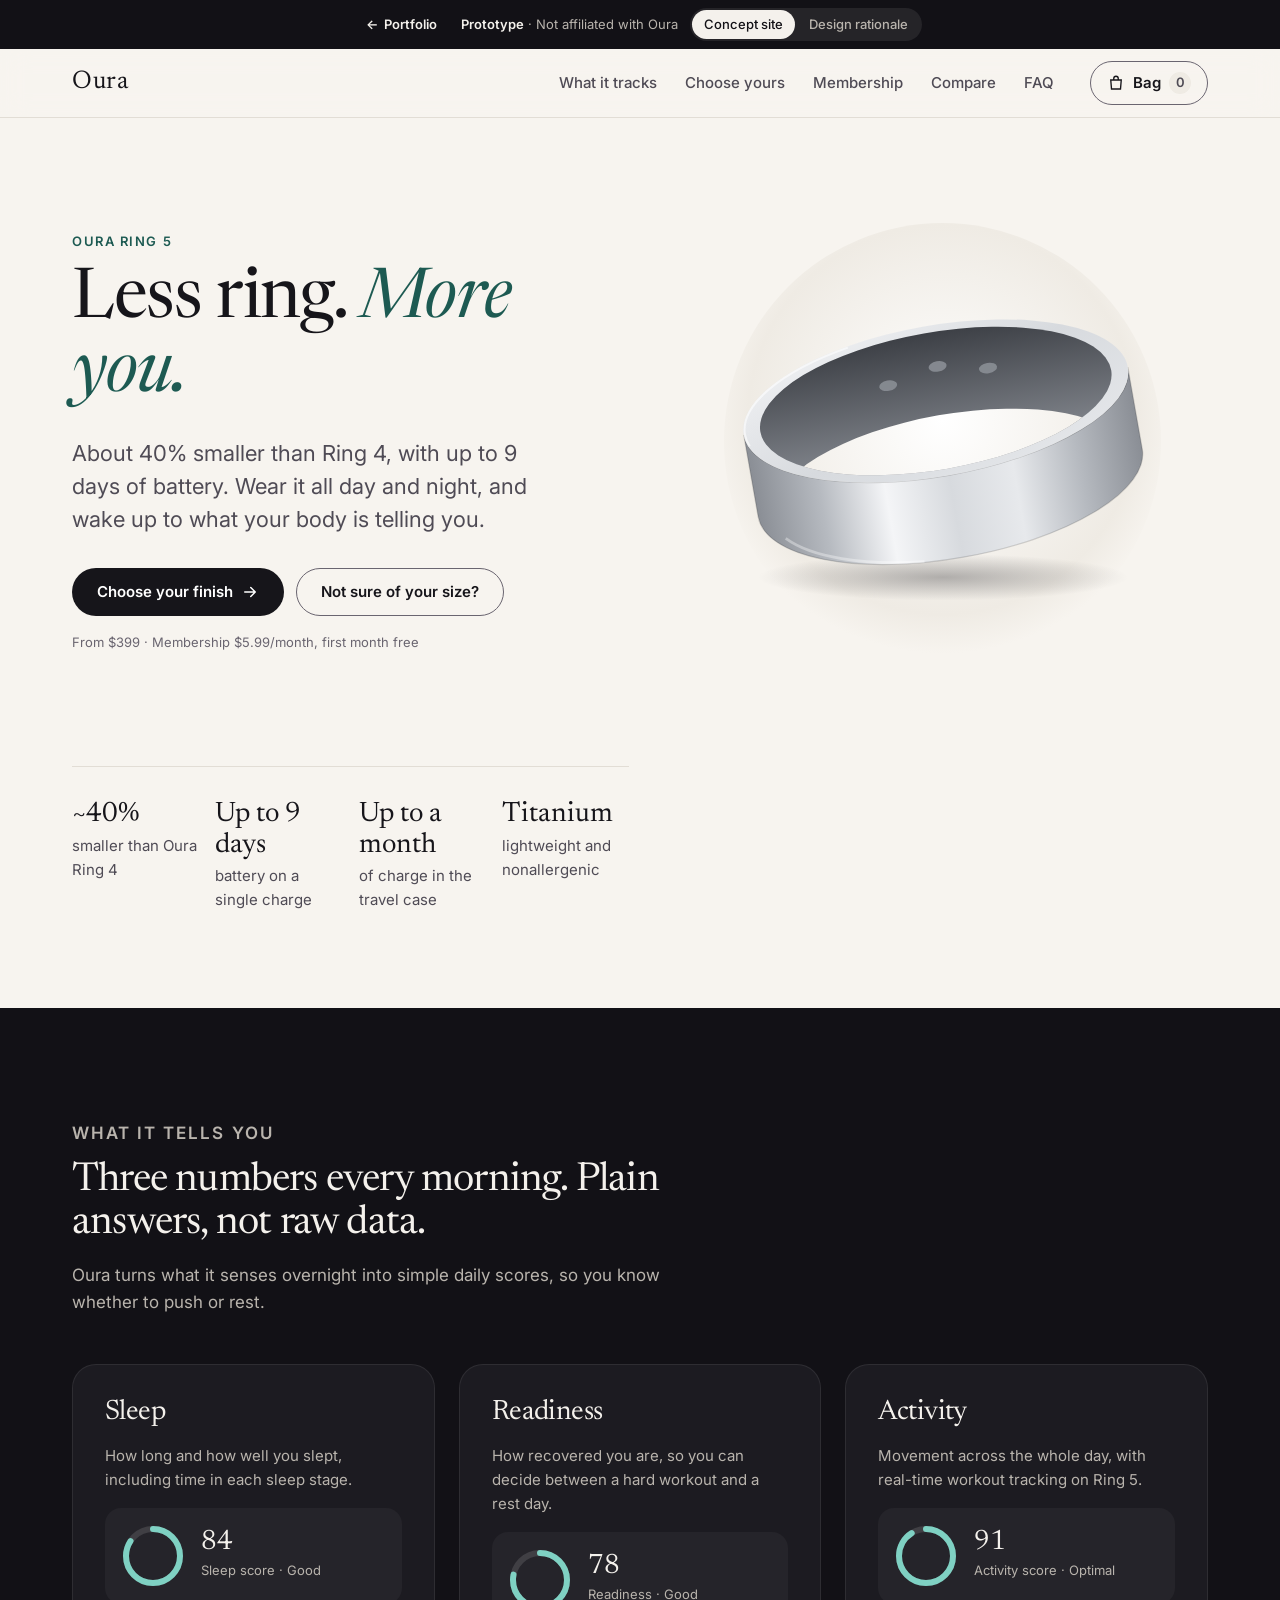
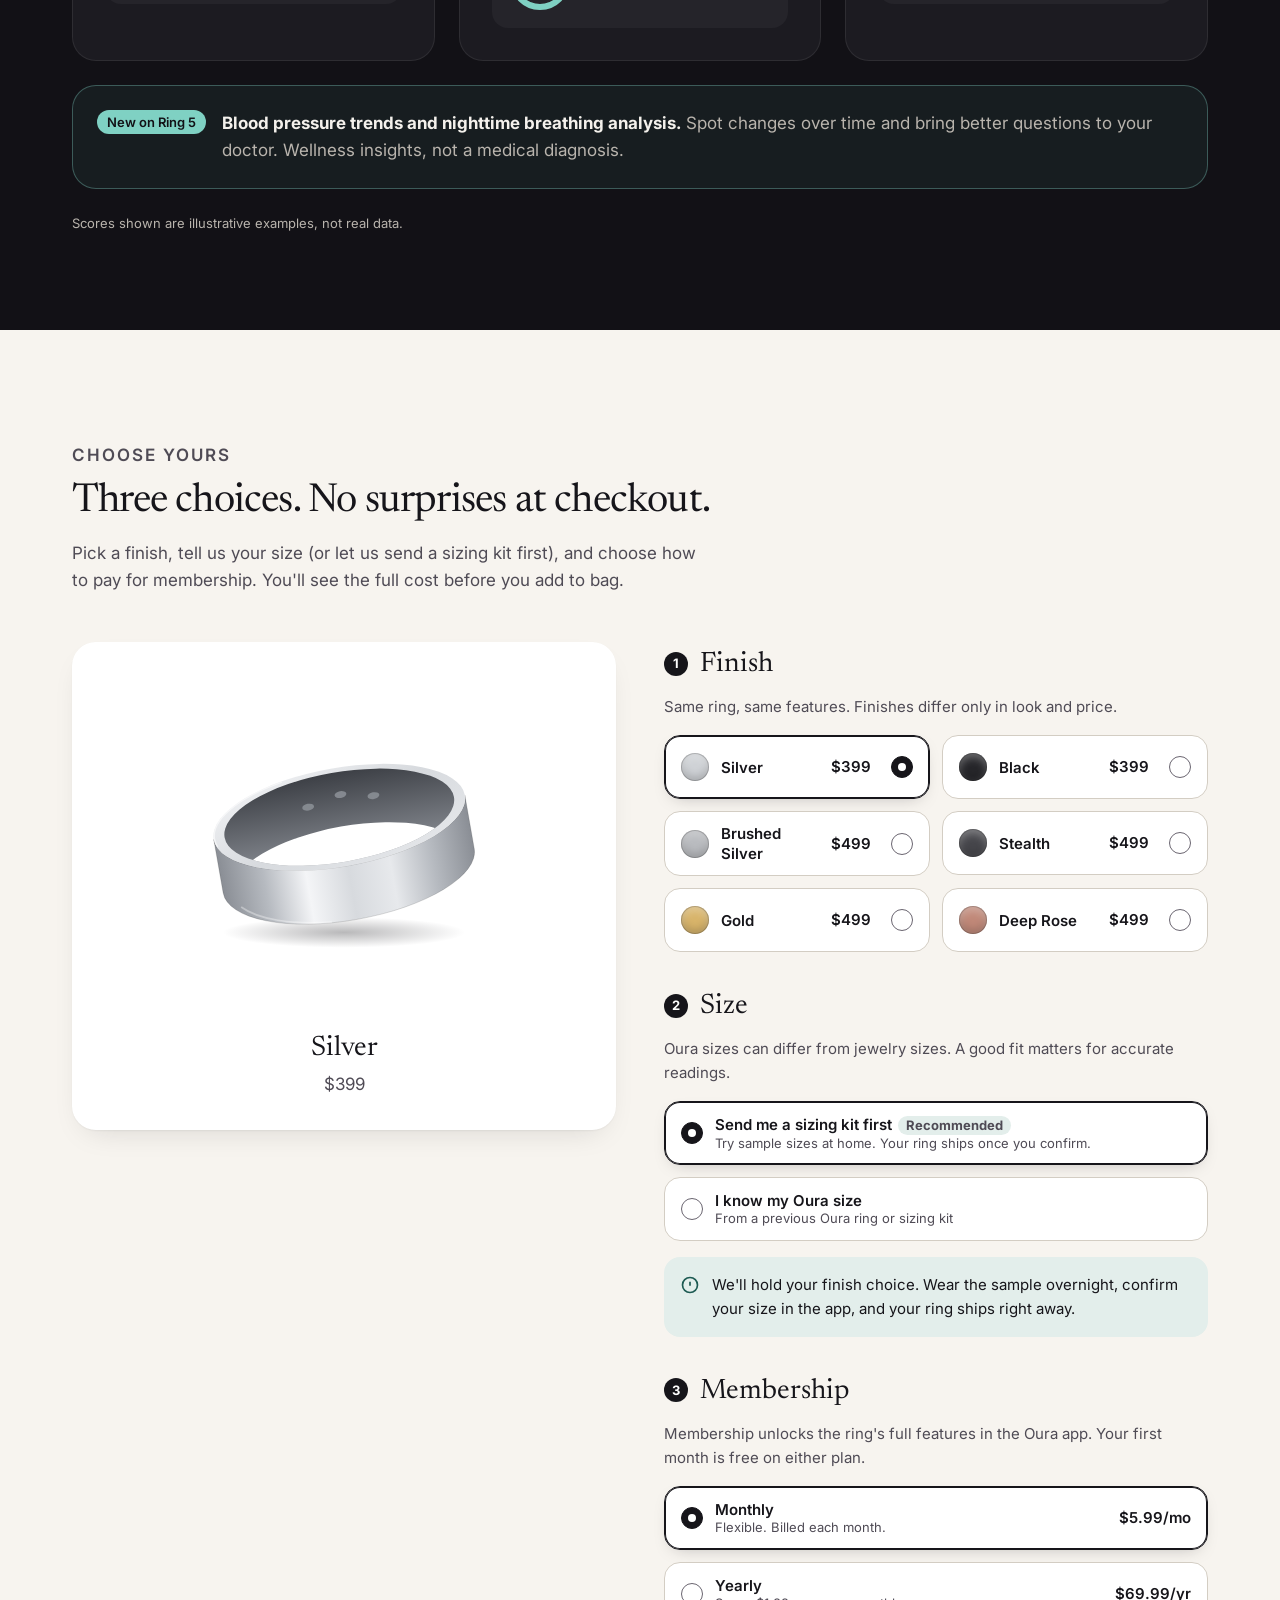
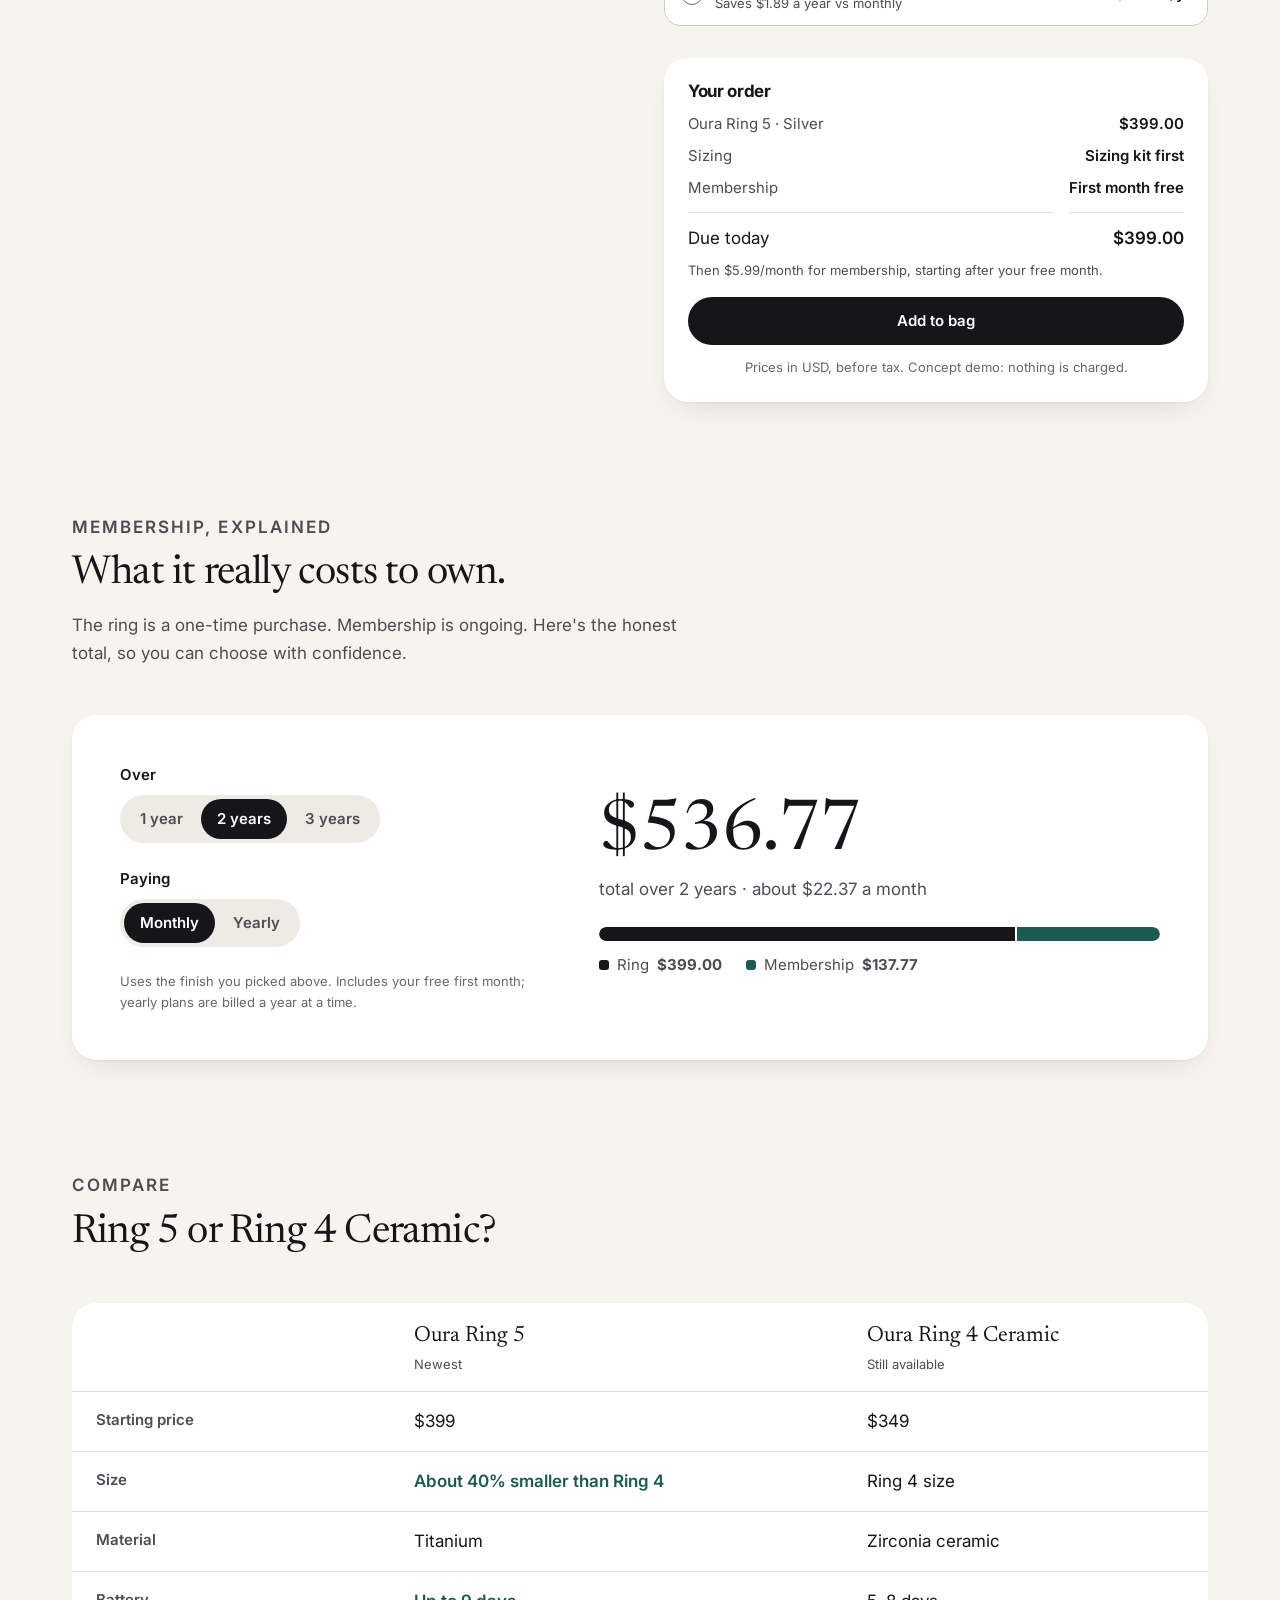
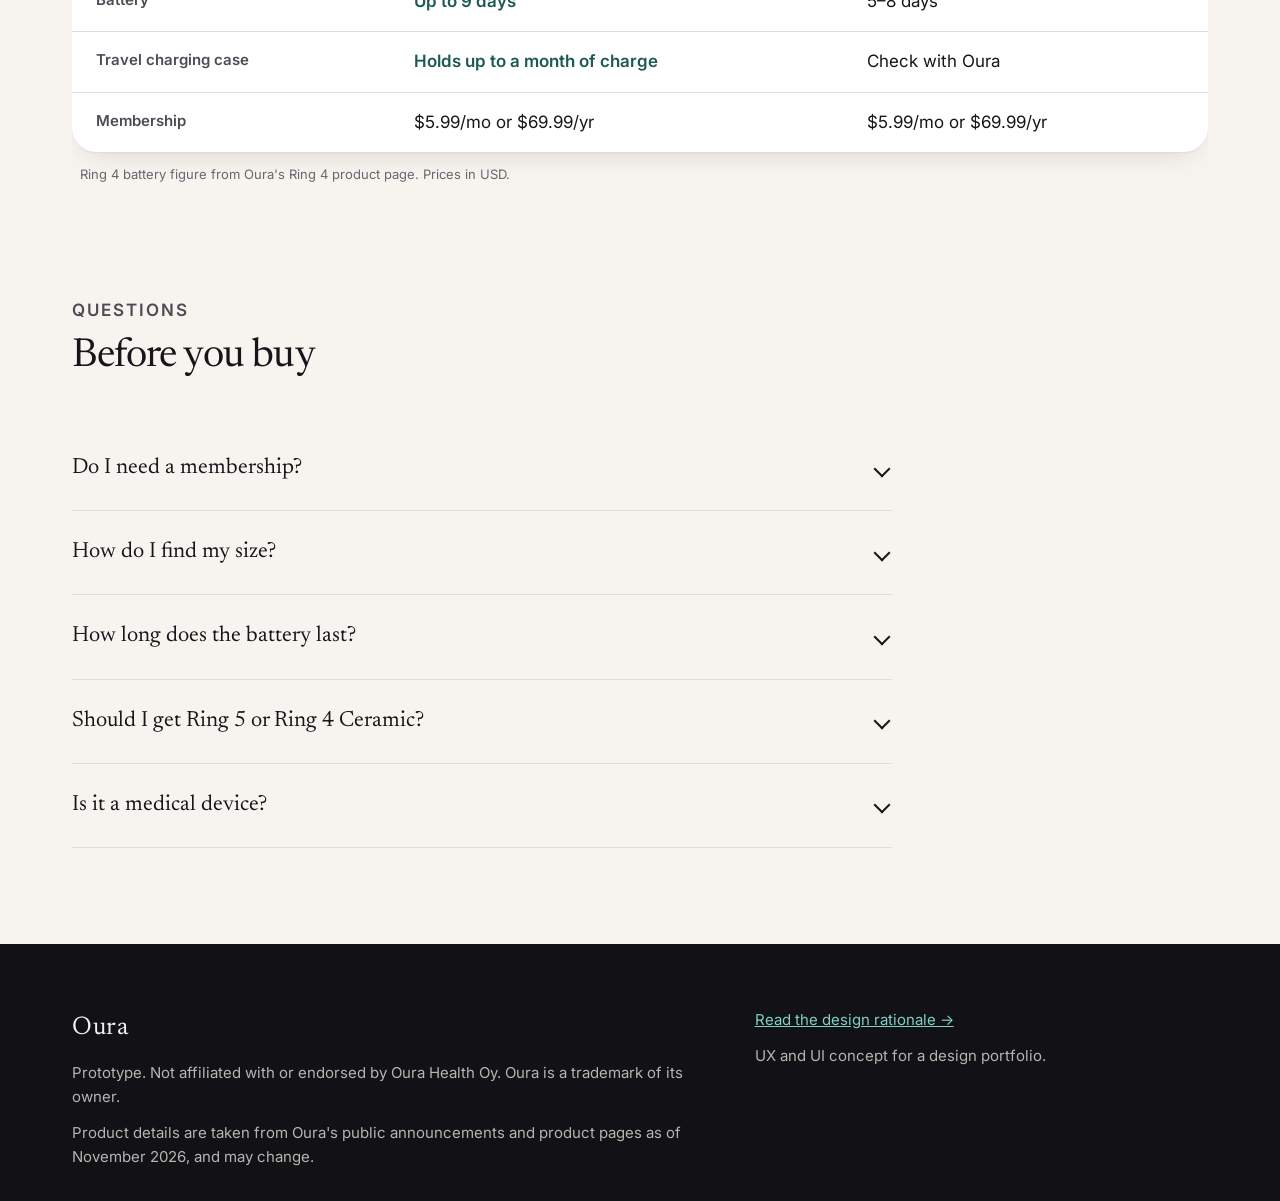
<file: index.html>
<!doctype html>
<html lang="en">
<head>
  <meta charset="utf-8" />
  <meta name="viewport" content="width=device-width, initial-scale=1" />
  <title>Oura Ring 5 · Website Concept</title>
  <meta name="description" content="A UX concept for the Oura Ring 5 product page: size-first buying, transparent membership pricing, and outcome-led storytelling." />
  <meta name="robots" content="noindex" />
  <link rel="icon" href="data:image/svg+xml,%3Csvg xmlns='http://www.w3.org/2000/svg' viewBox='0 0 32 32'%3E%3Ccircle cx='16' cy='16' r='10' fill='none' stroke='%2316151a' stroke-width='4'/%3E%3C/svg%3E" />
  <link rel="preconnect" href="https://fonts.googleapis.com" />
  <link rel="preconnect" href="https://fonts.gstatic.com" crossorigin />
  <link href="https://fonts.googleapis.com/css2?family=Inter:wght@400;500;600;700&family=Newsreader:ital,opsz,wght@0,6..72,400;1,6..72,400&display=swap" rel="stylesheet" />
  <link rel="stylesheet" href="styles.css" />
</head>
<body>
  <a class="skip" href="#main">Skip to content</a>

  <div class="concept-bar" role="note">
    <a class="mock-back" href="/portfolio/"><span aria-hidden="true">←</span> Portfolio</a>
    <span><strong>Prototype</strong> · Not affiliated with Oura</span>
    <nav class="tabs" aria-label="Proposal views">
      <a href="index.html" aria-current="page">Concept site</a>
      <a href="proposal.html">Design rationale</a>
    </nav>
  </div>

  <header class="site-head">
    <div class="wrap">
      <a class="wordmark" href="#main" aria-label="Oura Ring 5, top of page">Oura</a>
      <nav class="site-nav" aria-label="Main">
        <a href="#outcomes">What it tracks</a>
        <a href="#buy">Choose yours</a>
        <a href="#cost">Membership</a>
        <a href="#compare">Compare</a>
        <a href="#faq">FAQ</a>
      </nav>
      <button class="bag-btn" id="bag-open" type="button" aria-haspopup="dialog">
        <svg viewBox="0 0 24 24" aria-hidden="true"><path d="M5 8h14l-1 12H6L5 8zM9 8V6a3 3 0 0 1 6 0v2"/></svg>
        Bag <span class="bag-count" id="bag-count" data-n="0">0</span>
        <span class="sr-only">items</span>
      </button>
    </div>
  </header>

  <main id="main">
    <!-- HERO: lead with the benefit, then the proof -->
    <section class="hero" aria-labelledby="hero-title">
      <div class="wrap">
        <div>
          <p class="eyebrow">Oura Ring 5</p>
          <h1 id="hero-title">Less ring. <em>More you.</em></h1>
          <p class="hero-lede">About 40% smaller than Ring 4, with up to 9 days of battery. Wear it all day and night, and wake up to what your body is telling you.</p>
          <div class="hero-ctas">
            <a class="btn btn-primary" href="#buy">Choose your finish
              <svg viewBox="0 0 24 24" aria-hidden="true"><path d="M5 12h14M13 6l6 6-6 6"/></svg></a>
            <a class="btn btn-secondary" href="#size-step">Not sure of your size?</a>
          </div>
          <p class="hero-note">From $399 · Membership $5.99/month, first month free</p>
        </div>
        <div class="hero-visual" aria-hidden="true"><div class="ring-svg" data-ring="silver"></div></div>
      </div>
      <div class="wrap">
        <dl class="facts">
          <div><dt>smaller than Oura Ring 4</dt><dd>~40%</dd></div>
          <div><dt>battery on a single charge</dt><dd>Up to 9 days</dd></div>
          <div><dt>of charge in the travel case</dt><dd>Up to a month</dd></div>
          <div><dt>lightweight and nonallergenic</dt><dd>Titanium</dd></div>
        </dl>
      </div>
    </section>

    <!-- OUTCOMES before specs -->
    <section class="night" id="outcomes" aria-labelledby="outcomes-title">
      <div class="wrap">
        <div class="section-head">
          <p class="eyebrow">What it tells you</p>
          <h2 id="outcomes-title">Three numbers every morning. Plain answers, not raw data.</h2>
          <p>Oura turns what it senses overnight into simple daily scores, so you know whether to push or rest.</p>
        </div>
        <ul class="outcomes" role="list">
          <li class="outcome">
            <h3>Sleep</h3>
            <p>How long and how well you slept, including time in each sleep stage.</p>
            <div class="score"><svg viewBox="0 0 64 64" aria-hidden="true"><circle class="track" cx="32" cy="32" r="27"/><circle class="val" cx="32" cy="32" r="27" stroke-dasharray="142.5 170"/></svg><div><b>84</b><span>Sleep score · Good</span></div></div>
          </li>
          <li class="outcome">
            <h3>Readiness</h3>
            <p>How recovered you are, so you can decide between a hard workout and a rest day.</p>
            <div class="score"><svg viewBox="0 0 64 64" aria-hidden="true"><circle class="track" cx="32" cy="32" r="27"/><circle class="val" cx="32" cy="32" r="27" stroke-dasharray="132.3 170"/></svg><div><b>78</b><span>Readiness · Good</span></div></div>
          </li>
          <li class="outcome">
            <h3>Activity</h3>
            <p>Movement across the whole day, with real-time workout tracking on Ring 5.</p>
            <div class="score"><svg viewBox="0 0 64 64" aria-hidden="true"><circle class="track" cx="32" cy="32" r="27"/><circle class="val" cx="32" cy="32" r="27" stroke-dasharray="154 170"/></svg><div><b>91</b><span>Activity score · Optimal</span></div></div>
          </li>
        </ul>
        <div class="new-feature">
          <span class="pill">New on Ring 5</span>
          <p><strong>Blood pressure trends and nighttime breathing analysis.</strong> <span class="muted">Spot changes over time and bring better questions to your doctor. Wellness insights, not a medical diagnosis.</span></p>
        </div>
        <p class="illustrative">Scores shown are illustrative examples, not real data.</p>
      </div>
    </section>

    <!-- CONFIGURATOR: size-first, cost-transparent -->
    <section id="buy" aria-labelledby="buy-title">
      <div class="wrap">
        <div class="section-head">
          <p class="eyebrow">Choose yours</p>
          <h2 id="buy-title">Three choices. No surprises at checkout.</h2>
          <p>Pick a finish, tell us your size (or let us send a sizing kit first), and choose how to pay for membership. You'll see the full cost before you add to bag.</p>
        </div>

        <div class="config">
          <div class="config-visual" aria-live="polite">
            <div class="ring-svg" id="config-ring" data-ring="silver" role="img" aria-label="Oura Ring 5 in Silver"></div>
            <p class="config-name" id="config-name">Silver</p>
            <p class="config-price" id="config-price">$399</p>
          </div>

          <form class="steps" id="config-form" novalidate>
            <fieldset>
              <legend><span class="n" aria-hidden="true">1</span>Finish</legend>
              <p class="step-help">Same ring, same features. Finishes differ only in look and price.</p>
              <div class="options finishes" id="finish-options"></div>
            </fieldset>

            <fieldset id="size-step">
              <legend><span class="n" aria-hidden="true">2</span>Size</legend>
              <p class="step-help">Oura sizes can differ from jewelry sizes. A good fit matters for accurate readings.</p>
              <div class="options">
                <label class="opt"><input type="radio" name="sizing" value="kit" checked />
                  <span class="opt-body"><span class="check" aria-hidden="true"></span><span class="opt-text"><b>Send me a sizing kit first<span class="tag">Recommended</span></b><span>Try sample sizes at home. Your ring ships once you confirm.</span></span></span></label>
                <label class="opt"><input type="radio" name="sizing" value="known" />
                  <span class="opt-body"><span class="check" aria-hidden="true"></span><span class="opt-text"><b>I know my Oura size</b><span>From a previous Oura ring or sizing kit</span></span></span></label>
              </div>
              <div class="field" id="size-field" hidden>
                <label for="size-select">Your Oura size</label>
                <select id="size-select" name="size" aria-describedby="size-error">
                  <option value="">Select a size</option>
                </select>
                <p class="field-error" id="size-error" hidden>Choose your size, or switch to the sizing kit.</p>
              </div>
              <div class="callout" id="kit-note">
                <svg viewBox="0 0 24 24" aria-hidden="true"><circle cx="12" cy="12" r="9"/><path d="M12 8v5M12 16h.01"/></svg>
                <span>We'll hold your finish choice. Wear the sample overnight, confirm your size in the app, and your ring ships right away.</span>
              </div>
            </fieldset>

            <fieldset>
              <legend><span class="n" aria-hidden="true">3</span>Membership</legend>
              <p class="step-help">Membership unlocks the ring's full features in the Oura app. Your first month is free on either plan.</p>
              <div class="options">
                <label class="opt"><input type="radio" name="plan" value="monthly" checked />
                  <span class="opt-body"><span class="check" aria-hidden="true"></span><span class="opt-text"><b>Monthly</b><span>Flexible. Billed each month.</span></span><span class="opt-meta">$5.99/mo</span></span></label>
                <label class="opt"><input type="radio" name="plan" value="yearly" />
                  <span class="opt-body"><span class="check" aria-hidden="true"></span><span class="opt-text"><b>Yearly</b><span>Saves $1.89 a year vs monthly</span></span><span class="opt-meta">$69.99/yr</span></span></label>
              </div>
            </fieldset>

            <div class="summary" aria-live="polite">
              <h3>Your order</h3>
              <dl>
                <dt id="sum-ring-label">Oura Ring 5 · Silver</dt><dd id="sum-ring">$399.00</dd>
                <dt>Sizing</dt><dd id="sum-size">Sizing kit first</dd>
                <dt>Membership</dt><dd>First month free</dd>
                <dt class="total">Due today</dt><dd class="total" id="sum-total">$399.00</dd>
              </dl>
              <p class="then" id="sum-then">Then $5.99/month for membership, starting after your free month.</p>
              <button class="btn btn-primary btn-block" type="submit">Add to bag</button>
              <p class="fineprint">Prices in USD, before tax. Concept demo: nothing is charged.</p>
            </div>
          </form>
        </div>
      </div>
    </section>

    <!-- TRUE COST -->
    <section id="cost" aria-labelledby="cost-title" style="padding-top:0">
      <div class="wrap">
        <div class="section-head">
          <p class="eyebrow">Membership, explained</p>
          <h2 id="cost-title">What it really costs to own.</h2>
          <p>The ring is a one-time purchase. Membership is ongoing. Here's the honest total, so you can choose with confidence.</p>
        </div>
        <div class="calc">
          <form class="calc-controls" id="calc-form" aria-label="Cost of ownership calculator">
            <div>
              <span class="lbl" id="years-lbl">Over</span>
              <div class="seg" role="radiogroup" aria-labelledby="years-lbl">
                <label><input type="radio" name="years" value="1" /><span>1 year</span></label>
                <label><input type="radio" name="years" value="2" checked /><span>2 years</span></label>
                <label><input type="radio" name="years" value="3" /><span>3 years</span></label>
              </div>
            </div>
            <div>
              <span class="lbl" id="cplan-lbl">Paying</span>
              <div class="seg" role="radiogroup" aria-labelledby="cplan-lbl">
                <label><input type="radio" name="cplan" value="monthly" checked /><span>Monthly</span></label>
                <label><input type="radio" name="cplan" value="yearly" /><span>Yearly</span></label>
              </div>
            </div>
            <p class="muted" style="font-size:var(--t-xs);color:var(--ink-3)">Uses the finish you picked above. Includes your free first month; yearly plans are billed a year at a time.</p>
          </form>
          <div class="calc-out" aria-live="polite">
            <p class="big" id="calc-total">$536.77</p>
            <p class="per" id="calc-per">total over 2 years · about $22.37 a month</p>
            <div class="bar" aria-hidden="true"><i class="b-ring" id="bar-ring"></i><i class="b-mem" id="bar-mem"></i></div>
            <div class="legend">
              <span><i style="background:var(--ink)"></i>Ring <b id="calc-ring">$399.00</b></span>
              <span><i style="background:var(--accent)"></i>Membership <b id="calc-mem">$137.77</b></span>
            </div>
          </div>
        </div>
      </div>
    </section>

    <!-- COMPARE -->
    <section id="compare" aria-labelledby="compare-title" style="padding-top:0">
      <div class="wrap">
        <div class="section-head">
          <p class="eyebrow">Compare</p>
          <h2 id="compare-title">Ring 5 or Ring 4 Ceramic?</h2>
        </div>
        <div style="overflow-x:auto">
          <table class="compare">
            <caption>Ring 4 battery figure from Oura's Ring 4 product page. Prices in USD.</caption>
            <thead>
              <tr><td></td><th scope="col">Oura Ring 5<small>Newest</small></th><th scope="col">Oura Ring 4 Ceramic<small>Still available</small></th></tr>
            </thead>
            <tbody>
              <tr><th scope="row">Starting price</th><td>$399</td><td>$349</td></tr>
              <tr><th scope="row">Size</th><td class="yes">About 40% smaller than Ring 4</td><td>Ring 4 size</td></tr>
              <tr><th scope="row">Material</th><td>Titanium</td><td>Zirconia ceramic</td></tr>
              <tr><th scope="row">Battery</th><td class="yes">Up to 9 days</td><td>5–8 days</td></tr>
              <tr><th scope="row">Travel charging case</th><td class="yes">Holds up to a month of charge</td><td>Check with Oura</td></tr>
              <tr><th scope="row">Membership</th><td>$5.99/mo or $69.99/yr</td><td>$5.99/mo or $69.99/yr</td></tr>
            </tbody>
          </table>
        </div>
      </div>
    </section>

    <!-- FAQ -->
    <section id="faq" aria-labelledby="faq-title" style="padding-top:0">
      <div class="wrap">
        <div class="section-head"><p class="eyebrow">Questions</p><h2 id="faq-title">Before you buy</h2></div>
        <div class="faq">
          <details><summary>Do I need a membership?</summary><p>Yes. Membership unlocks the ring's full features in the Oura app. It's $5.99 a month or $69.99 a year in the US, and your first month is free.</p></details>
          <details><summary>How do I find my size?</summary><p>Choose "Send me a sizing kit first" when you order. Wear the sample sizes at home, confirm the one that fits in the app, and your ring ships. Oura sizes can differ from jewelry sizes, so the kit is the safest route.</p></details>
          <details><summary>How long does the battery last?</summary><p>Up to 9 days on a single charge. The travel charging case holds up to a month of charge, so you can leave the cable at home.</p></details>
          <details><summary>Should I get Ring 5 or Ring 4 Ceramic?</summary><p>Ring 5 is about 40% smaller, with longer battery life and a titanium body, from $399. Ring 4 Ceramic starts at $349 if you prefer a ceramic finish or a lower price.</p></details>
          <details><summary>Is it a medical device?</summary><p>No. Oura provides wellness insights such as sleep, readiness and blood pressure trends. It doesn't diagnose conditions. Talk to your doctor about any health concerns.</p></details>
        </div>
      </div>
    </section>
  </main>

  <footer class="site-foot">
    <div class="wrap foot-grid">
      <div>
        <p class="wordmark" aria-hidden="true">Oura</p>
        <p>Prototype. Not affiliated with or endorsed by Oura Health Oy. Oura is a trademark of its owner.</p>
        <p>Product details are taken from Oura's public announcements and product pages as of November 2026, and may change.</p>
      </div>
      <div>
        <p><a href="proposal.html">Read the design rationale →</a></p>
        <p>UX and UI concept for a design portfolio.</p>
      </div>
    </div>
  </footer>

  <!-- Bag drawer -->
  <dialog class="drawer" id="bag" aria-labelledby="bag-title">
    <div class="drawer-inner">
      <div class="drawer-head">
        <h2 id="bag-title">Your bag</h2>
        <button class="icon-btn" type="button" id="bag-close" aria-label="Close bag"><svg viewBox="0 0 24 24" aria-hidden="true"><path d="M6 6l12 12M18 6L6 18"/></svg></button>
      </div>
      <div class="drawer-body" id="bag-body"></div>
      <div class="drawer-foot">
        <button class="btn btn-primary btn-block" type="button" disabled aria-describedby="checkout-note">Checkout</button>
        <p class="fineprint" id="checkout-note">Checkout is disabled in this concept.</p>
      </div>
    </div>
  </dialog>
  <div class="toast" id="toast" role="status" aria-live="polite"></div>

  <script src="js/app.js"></script>
</body>
</html>
</file>
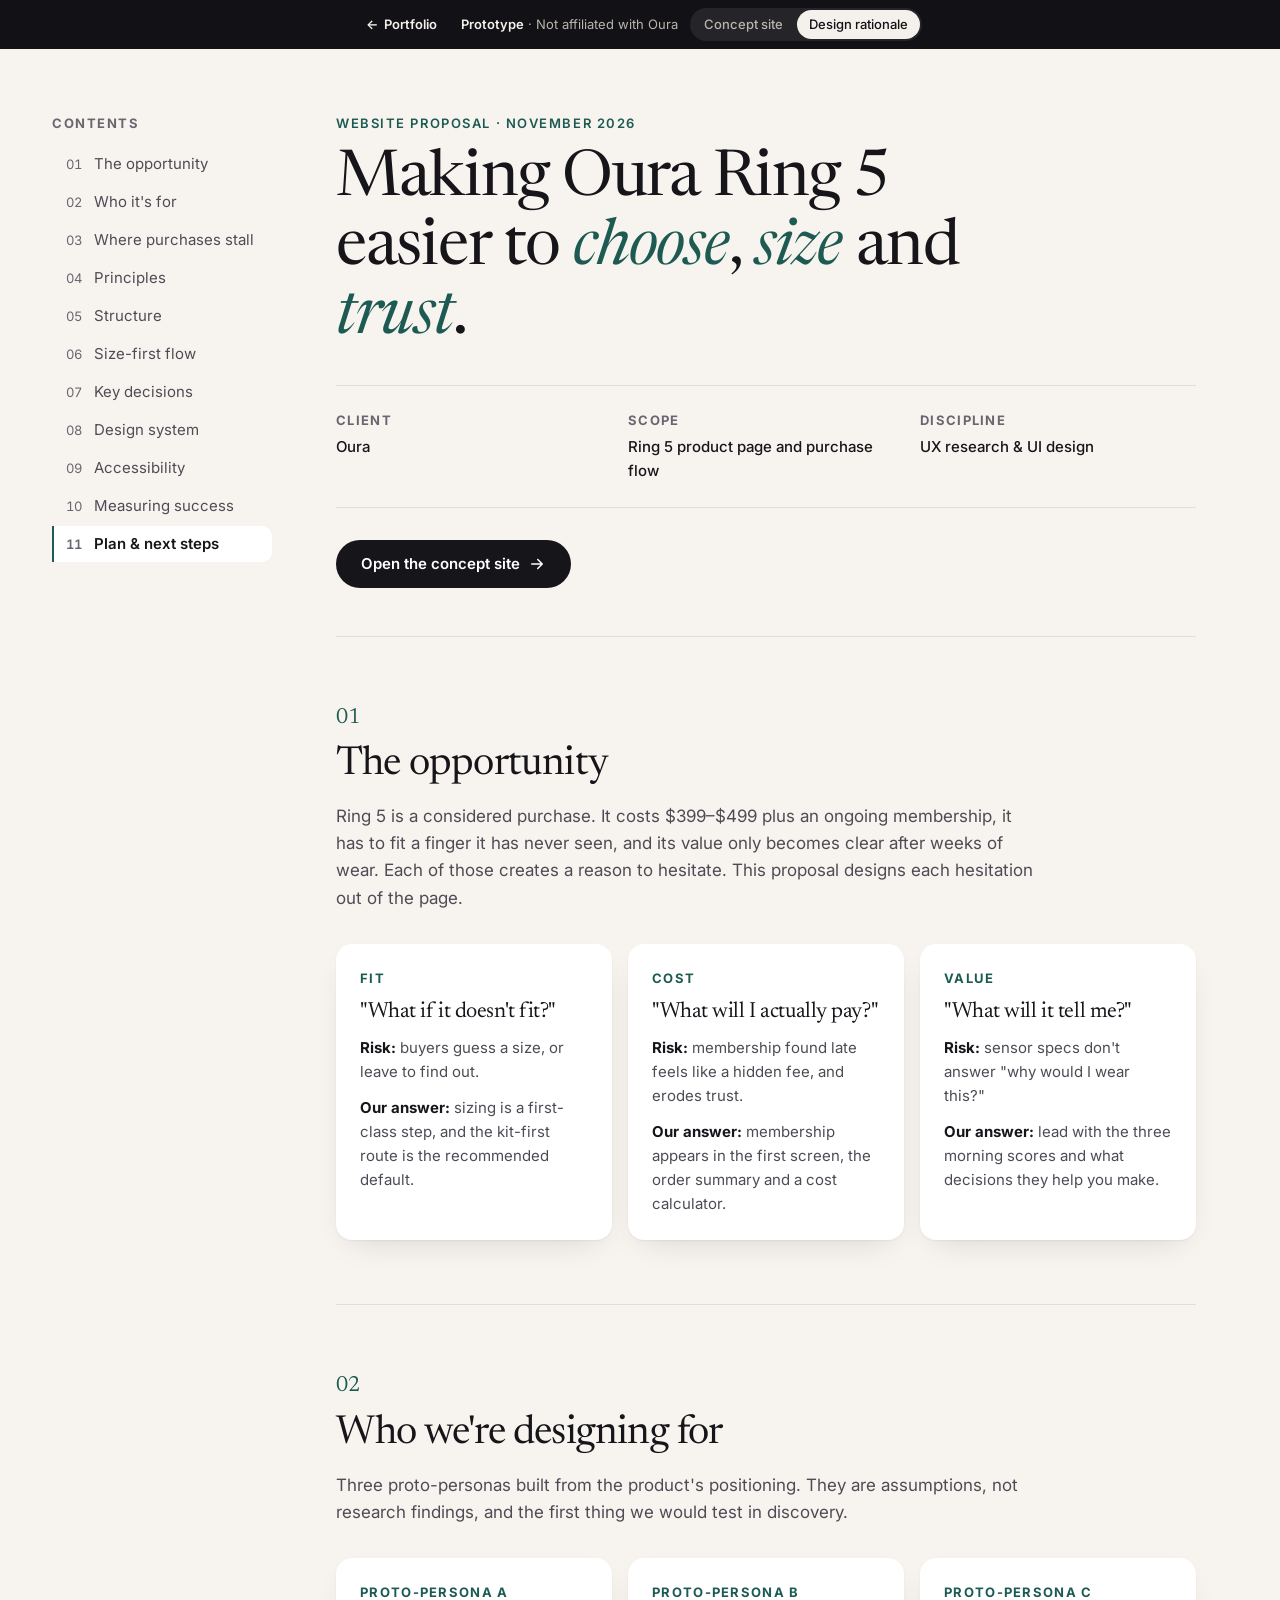
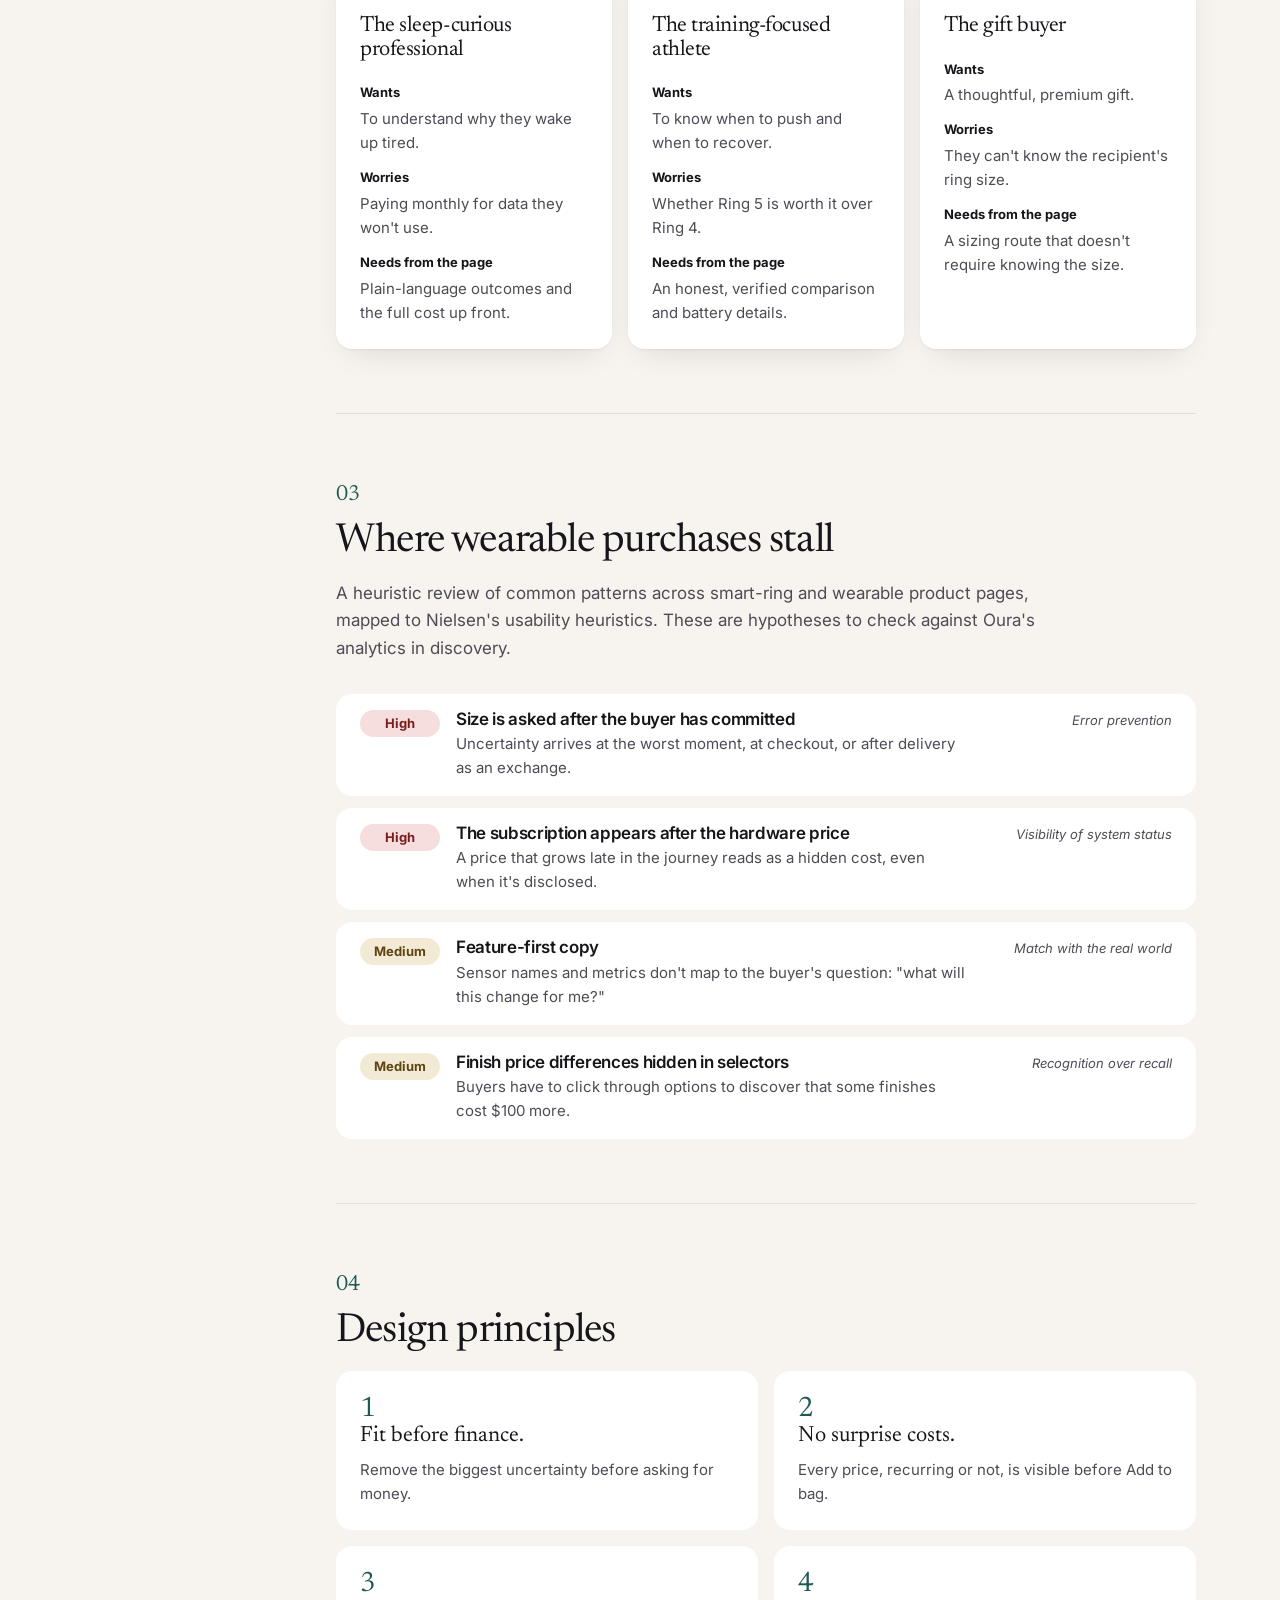
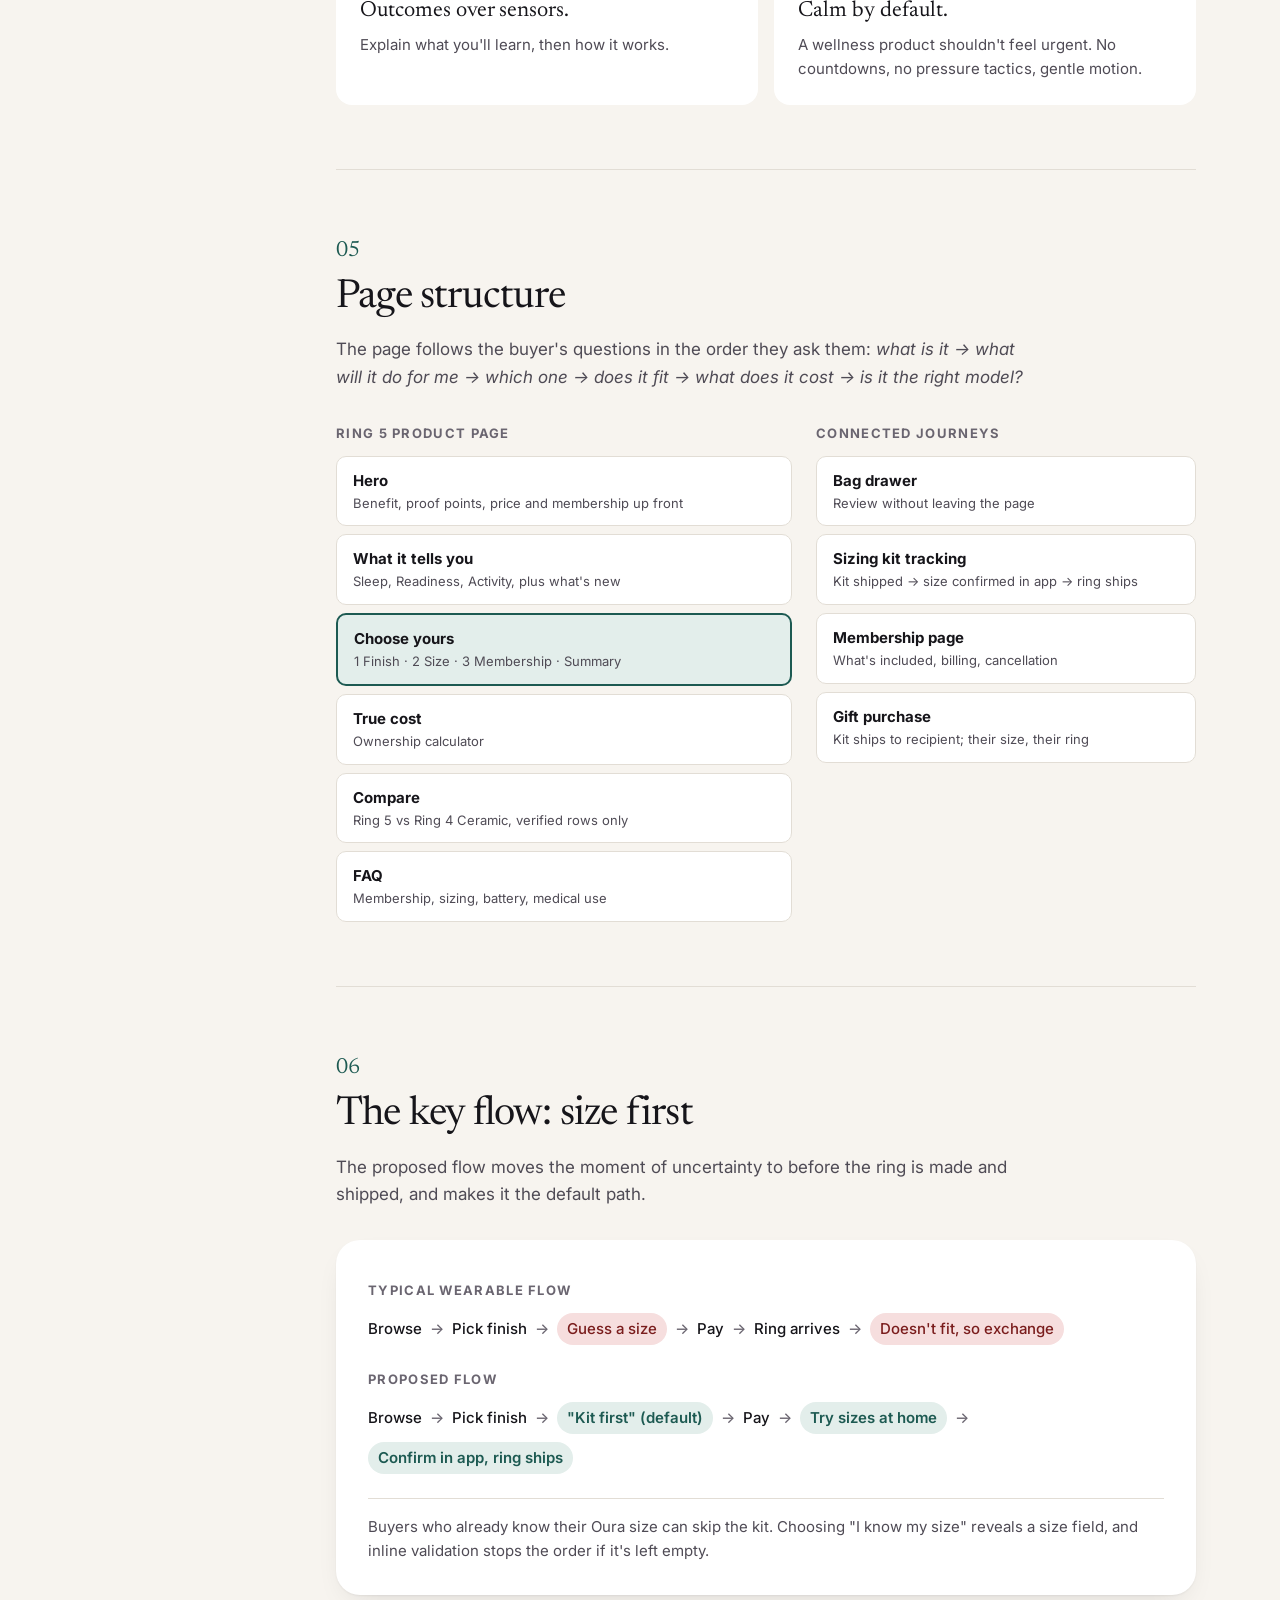
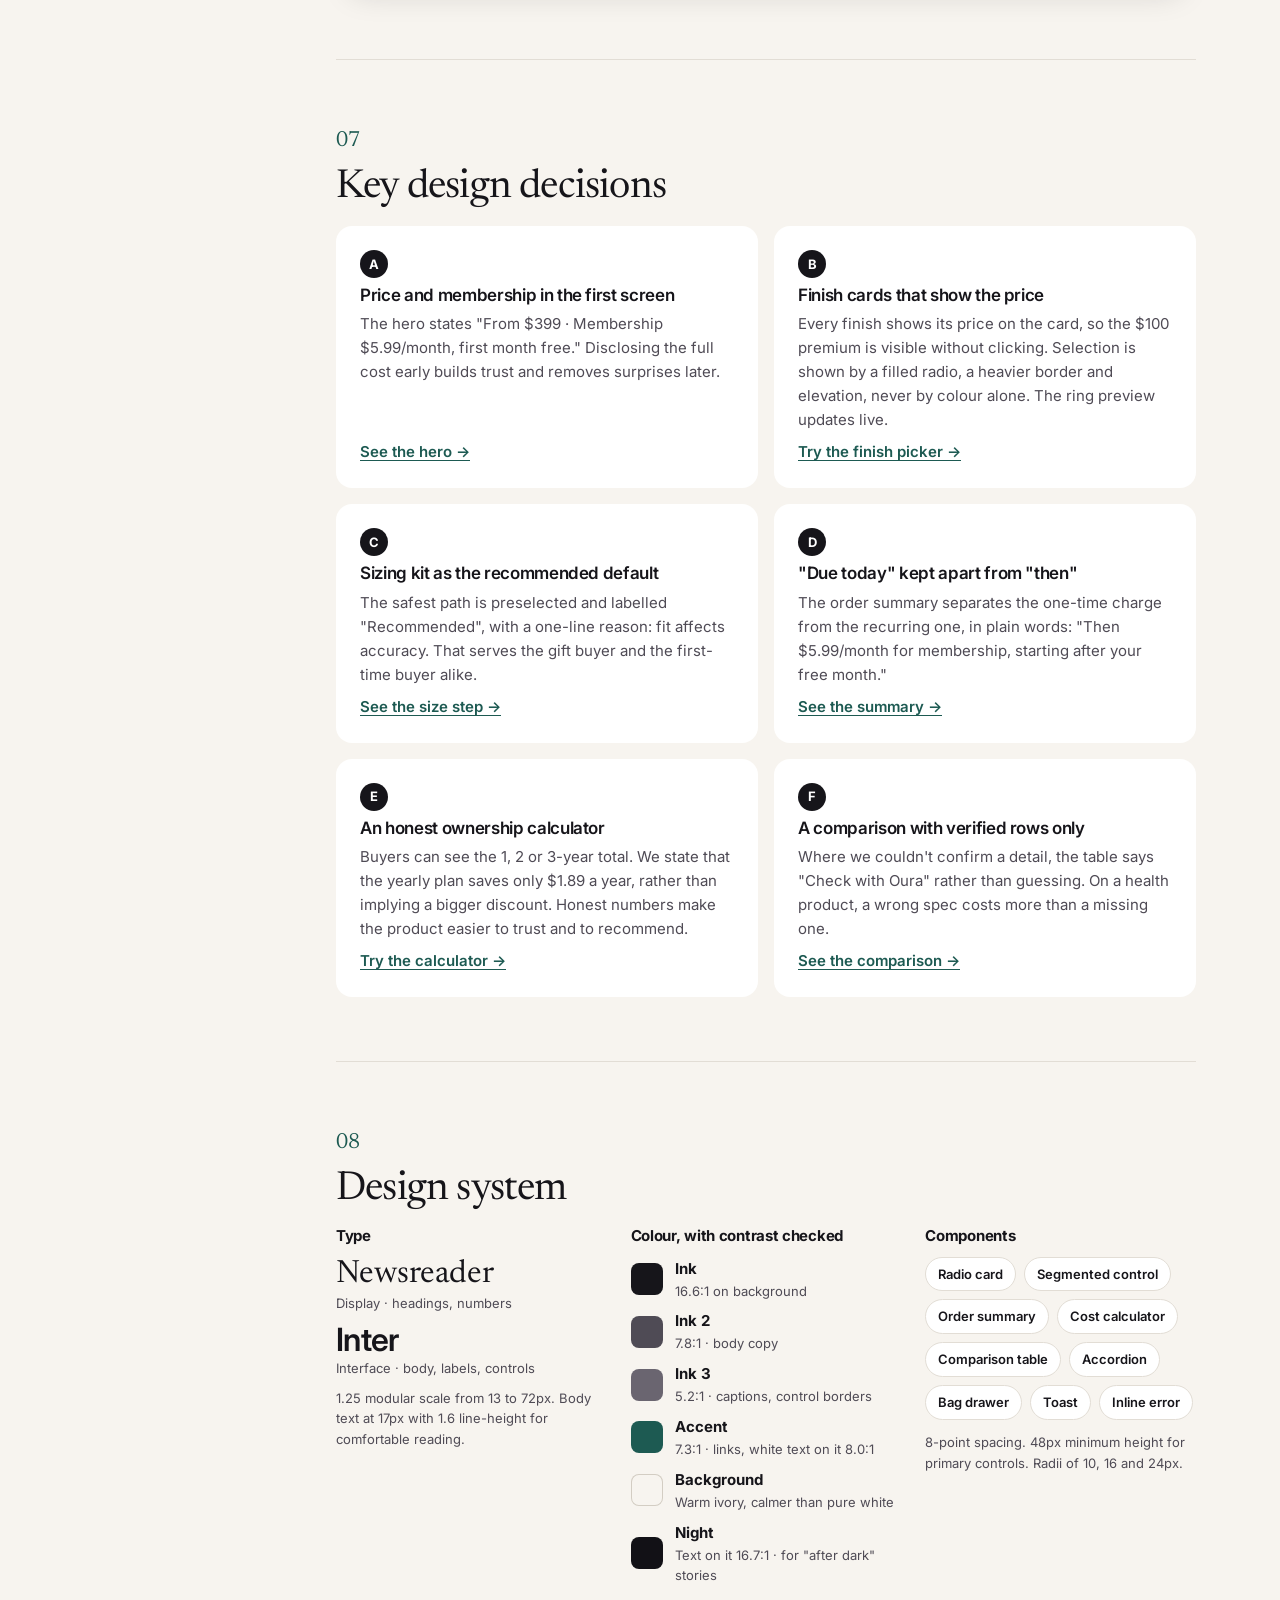
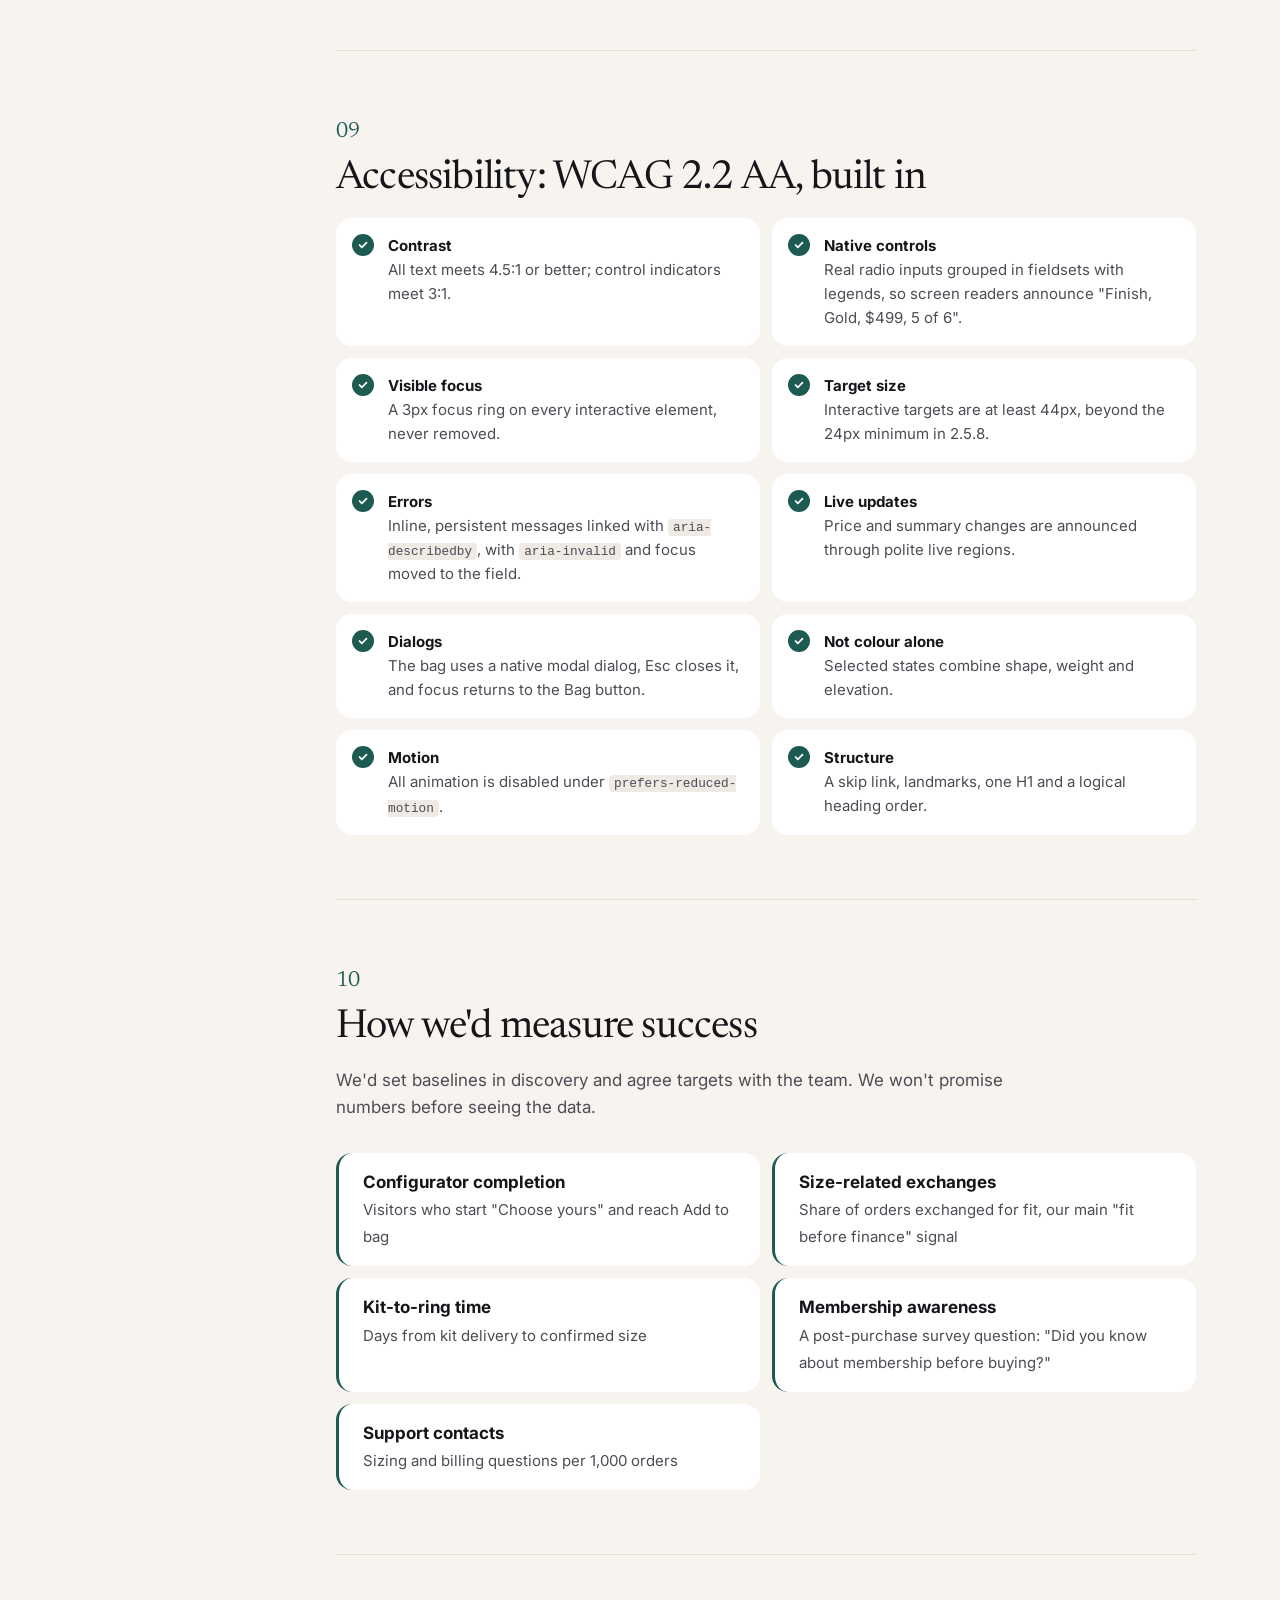
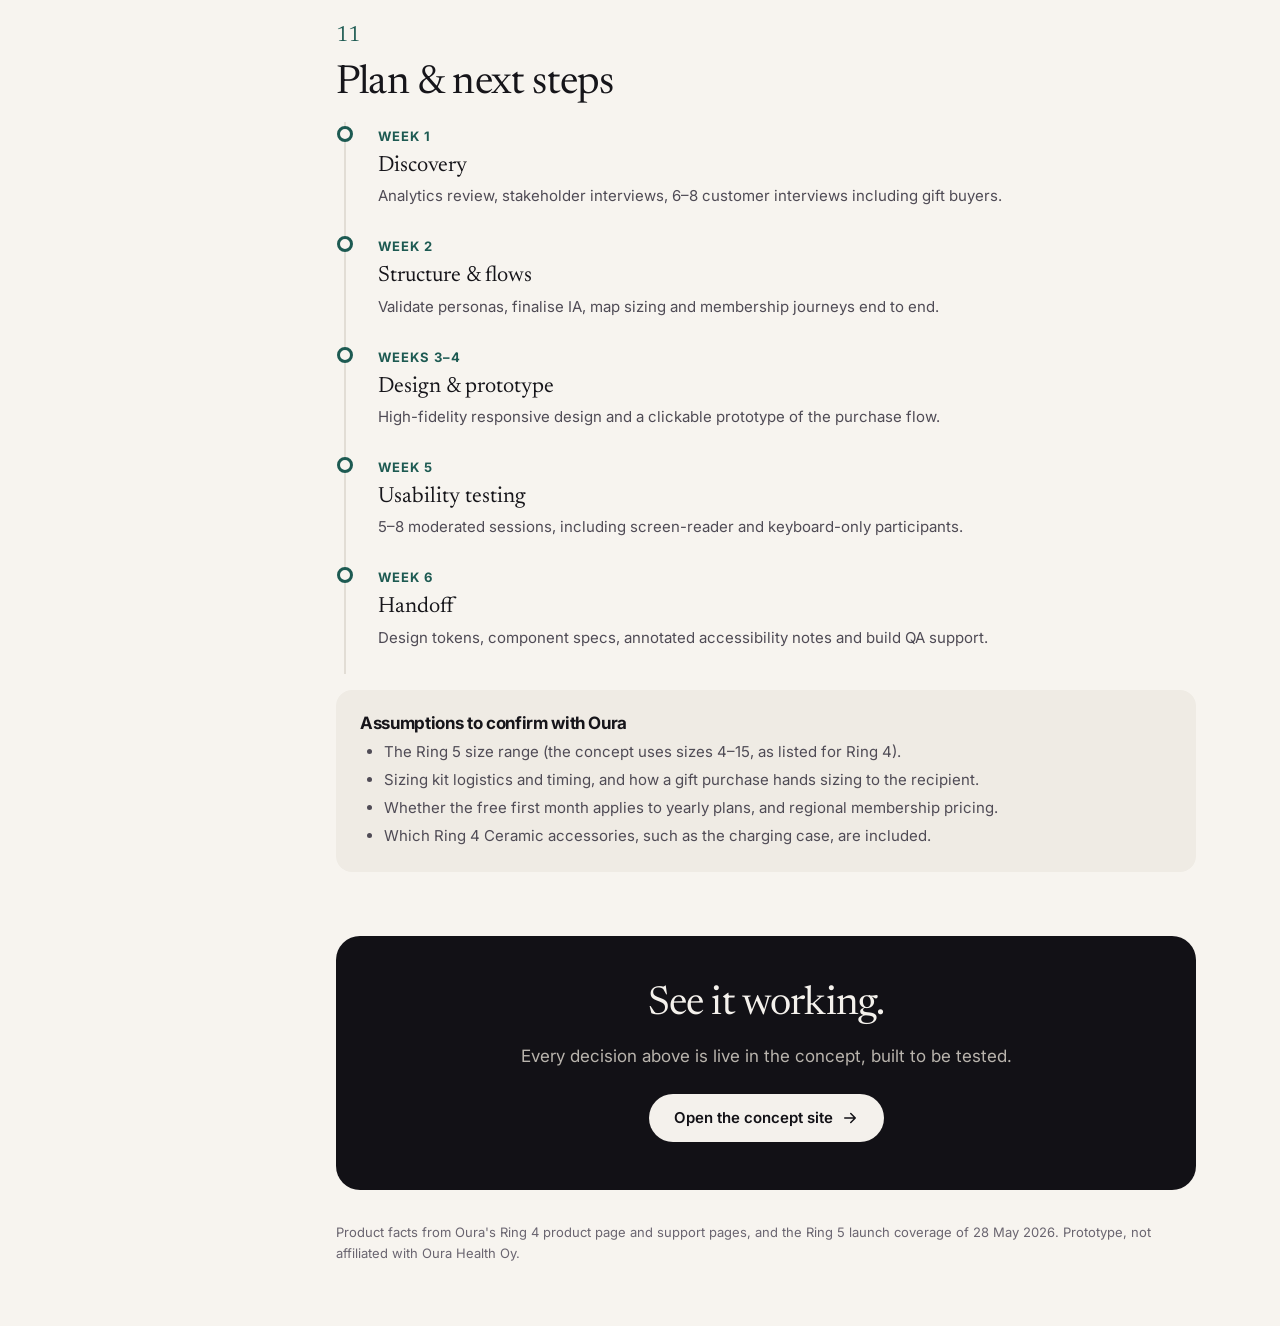
<file: proposal.html>
<!doctype html>
<html lang="en">
<head>
  <meta charset="utf-8" />
  <meta name="viewport" content="width=device-width, initial-scale=1" />
  <title>Oura Ring 5 · Design Rationale</title>
  <meta name="description" content="Design rationale for an Oura Ring 5 website concept: problems, proto-personas, principles, information architecture, key flows, design system, accessibility and success metrics." />
  <meta name="robots" content="noindex" />
  <link rel="icon" href="data:image/svg+xml,%3Csvg xmlns='http://www.w3.org/2000/svg' viewBox='0 0 32 32'%3E%3Ccircle cx='16' cy='16' r='10' fill='none' stroke='%2316151a' stroke-width='4'/%3E%3C/svg%3E" />
  <link rel="preconnect" href="https://fonts.googleapis.com" />
  <link rel="preconnect" href="https://fonts.gstatic.com" crossorigin />
  <link href="https://fonts.googleapis.com/css2?family=Inter:wght@400;500;600;700&family=Newsreader:ital,opsz,wght@0,6..72,400;1,6..72,400&display=swap" rel="stylesheet" />
  <link rel="stylesheet" href="styles.css" />
  <link rel="stylesheet" href="proposal.css" />
</head>
<body class="doc">
  <a class="skip" href="#main">Skip to content</a>

  <div class="concept-bar" role="note">
    <a class="mock-back" href="/portfolio/"><span aria-hidden="true">←</span> Portfolio</a>
    <span><strong>Prototype</strong> · Not affiliated with Oura</span>
    <nav class="tabs" aria-label="Proposal views">
      <a href="index.html">Concept site</a>
      <a href="proposal.html" aria-current="page">Design rationale</a>
    </nav>
  </div>

  <div class="doc-layout">
    <nav class="toc" aria-label="On this page">
      <p class="toc-title">Contents</p>
      <ol>
        <li><a href="#opportunity">The opportunity</a></li>
        <li><a href="#people">Who it's for</a></li>
        <li><a href="#friction">Where purchases stall</a></li>
        <li><a href="#principles">Principles</a></li>
        <li><a href="#ia">Structure</a></li>
        <li><a href="#flow">Size-first flow</a></li>
        <li><a href="#decisions">Key decisions</a></li>
        <li><a href="#system">Design system</a></li>
        <li><a href="#a11y">Accessibility</a></li>
        <li><a href="#measure">Measuring success</a></li>
        <li><a href="#plan">Plan &amp; next steps</a></li>
      </ol>
    </nav>

    <main id="main">
      <!-- Cover -->
      <header class="cover">
        <p class="eyebrow">Website proposal · November 2026</p>
        <h1>Making Oura Ring 5 easier to <em>choose</em>, <em>size</em> and <em>trust</em>.</h1>
        <dl class="meta">
          <div><dt>Client</dt><dd>Oura</dd></div>
          <div><dt>Scope</dt><dd>Ring 5 product page and purchase flow</dd></div>
          <div><dt>Discipline</dt><dd>UX research &amp; UI design</dd></div>
        </dl>
        <a class="btn btn-primary" href="index.html">Open the concept site
          <svg viewBox="0 0 24 24" aria-hidden="true"><path d="M5 12h14M13 6l6 6-6 6"/></svg></a>
      </header>

      <!-- 01 -->
      <section id="opportunity" aria-labelledby="h-opp">
        <p class="num">01</p>
        <h2 id="h-opp">The opportunity</h2>
        <p class="lead">Ring 5 is a considered purchase. It costs $399–$499 plus an ongoing membership, it has to fit a finger it has never seen, and its value only becomes clear after weeks of wear. Each of those creates a reason to hesitate. This proposal designs each hesitation out of the page.</p>
        <div class="cards-3">
          <article class="card">
            <p class="card-k">Fit</p>
            <h3>"What if it doesn't fit?"</h3>
            <p><b>Risk:</b> buyers guess a size, or leave to find out.</p>
            <p><b>Our answer:</b> sizing is a first-class step, and the kit-first route is the recommended default.</p>
          </article>
          <article class="card">
            <p class="card-k">Cost</p>
            <h3>"What will I actually pay?"</h3>
            <p><b>Risk:</b> membership found late feels like a hidden fee, and erodes trust.</p>
            <p><b>Our answer:</b> membership appears in the first screen, the order summary and a cost calculator.</p>
          </article>
          <article class="card">
            <p class="card-k">Value</p>
            <h3>"What will it tell me?"</h3>
            <p><b>Risk:</b> sensor specs don't answer "why would I wear this?"</p>
            <p><b>Our answer:</b> lead with the three morning scores and what decisions they help you make.</p>
          </article>
        </div>
      </section>

      <!-- 02 -->
      <section id="people" aria-labelledby="h-people">
        <p class="num">02</p>
        <h2 id="h-people">Who we're designing for</h2>
        <p class="lead">Three proto-personas built from the product's positioning. They are assumptions, not research findings, and the first thing we would test in discovery.</p>
        <div class="cards-3">
          <article class="card persona">
            <p class="card-k">Proto-persona A</p>
            <h3>The sleep-curious professional</h3>
            <dl>
              <dt>Wants</dt><dd>To understand why they wake up tired.</dd>
              <dt>Worries</dt><dd>Paying monthly for data they won't use.</dd>
              <dt>Needs from the page</dt><dd>Plain-language outcomes and the full cost up front.</dd>
            </dl>
          </article>
          <article class="card persona">
            <p class="card-k">Proto-persona B</p>
            <h3>The training-focused athlete</h3>
            <dl>
              <dt>Wants</dt><dd>To know when to push and when to recover.</dd>
              <dt>Worries</dt><dd>Whether Ring 5 is worth it over Ring 4.</dd>
              <dt>Needs from the page</dt><dd>An honest, verified comparison and battery details.</dd>
            </dl>
          </article>
          <article class="card persona">
            <p class="card-k">Proto-persona C</p>
            <h3>The gift buyer</h3>
            <dl>
              <dt>Wants</dt><dd>A thoughtful, premium gift.</dd>
              <dt>Worries</dt><dd>They can't know the recipient's ring size.</dd>
              <dt>Needs from the page</dt><dd>A sizing route that doesn't require knowing the size.</dd>
            </dl>
          </article>
        </div>
      </section>

      <!-- 03 -->
      <section id="friction" aria-labelledby="h-friction">
        <p class="num">03</p>
        <h2 id="h-friction">Where wearable purchases stall</h2>
        <p class="lead">A heuristic review of common patterns across smart-ring and wearable product pages, mapped to Nielsen's usability heuristics. These are hypotheses to check against Oura's analytics in discovery.</p>
        <ol class="issues">
          <li>
            <span class="sev" data-sev="high">High</span>
            <div><h3>Size is asked after the buyer has committed</h3><p>Uncertainty arrives at the worst moment, at checkout, or after delivery as an exchange.</p></div>
            <span class="heur">Error prevention</span>
          </li>
          <li>
            <span class="sev" data-sev="high">High</span>
            <div><h3>The subscription appears after the hardware price</h3><p>A price that grows late in the journey reads as a hidden cost, even when it's disclosed.</p></div>
            <span class="heur">Visibility of system status</span>
          </li>
          <li>
            <span class="sev" data-sev="med">Medium</span>
            <div><h3>Feature-first copy</h3><p>Sensor names and metrics don't map to the buyer's question: "what will this change for me?"</p></div>
            <span class="heur">Match with the real world</span>
          </li>
          <li>
            <span class="sev" data-sev="med">Medium</span>
            <div><h3>Finish price differences hidden in selectors</h3><p>Buyers have to click through options to discover that some finishes cost $100 more.</p></div>
            <span class="heur">Recognition over recall</span>
          </li>
        </ol>
      </section>

      <!-- 04 -->
      <section id="principles" aria-labelledby="h-principles">
        <p class="num">04</p>
        <h2 id="h-principles">Design principles</h2>
        <ol class="principles">
          <li><b>Fit before finance.</b> Remove the biggest uncertainty before asking for money.</li>
          <li><b>No surprise costs.</b> Every price, recurring or not, is visible before Add to bag.</li>
          <li><b>Outcomes over sensors.</b> Explain what you'll learn, then how it works.</li>
          <li><b>Calm by default.</b> A wellness product shouldn't feel urgent. No countdowns, no pressure tactics, gentle motion.</li>
        </ol>
      </section>

      <!-- 05 -->
      <section id="ia" aria-labelledby="h-ia">
        <p class="num">05</p>
        <h2 id="h-ia">Page structure</h2>
        <p class="lead">The page follows the buyer's questions in the order they ask them: <i>what is it → what will it do for me → which one → does it fit → what does it cost → is it the right model?</i></p>
        <div class="ia">
          <div class="ia-col">
            <p class="ia-label">Ring 5 product page</p>
            <ol class="ia-list">
              <li><b>Hero</b><span>Benefit, proof points, price and membership up front</span></li>
              <li><b>What it tells you</b><span>Sleep, Readiness, Activity, plus what's new</span></li>
              <li class="ia-key"><b>Choose yours</b><span>1 Finish · 2 Size · 3 Membership · Summary</span></li>
              <li><b>True cost</b><span>Ownership calculator</span></li>
              <li><b>Compare</b><span>Ring 5 vs Ring 4 Ceramic, verified rows only</span></li>
              <li><b>FAQ</b><span>Membership, sizing, battery, medical use</span></li>
            </ol>
          </div>
          <div class="ia-col">
            <p class="ia-label">Connected journeys</p>
            <ol class="ia-list">
              <li><b>Bag drawer</b><span>Review without leaving the page</span></li>
              <li><b>Sizing kit tracking</b><span>Kit shipped → size confirmed in app → ring ships</span></li>
              <li><b>Membership page</b><span>What's included, billing, cancellation</span></li>
              <li><b>Gift purchase</b><span>Kit ships to recipient; their size, their ring</span></li>
            </ol>
          </div>
        </div>
      </section>

      <!-- 06 -->
      <section id="flow" aria-labelledby="h-flow">
        <p class="num">06</p>
        <h2 id="h-flow">The key flow: size first</h2>
        <p class="lead">The proposed flow moves the moment of uncertainty to before the ring is made and shipped, and makes it the default path.</p>
        <div class="flow">
          <p class="flow-label">Typical wearable flow</p>
          <ol class="flow-steps">
            <li>Browse</li><li>Pick finish</li><li class="bad"><span>Guess a size</span></li><li>Pay</li><li>Ring arrives</li><li class="bad"><span>Doesn't fit, so exchange</span></li>
          </ol>
          <p class="flow-label">Proposed flow</p>
          <ol class="flow-steps good">
            <li>Browse</li><li>Pick finish</li><li class="ok"><span>"Kit first" (default)</span></li><li>Pay</li><li class="ok"><span>Try sizes at home</span></li><li class="ok"><span>Confirm in app, ring ships</span></li>
          </ol>
          <p class="note">Buyers who already know their Oura size can skip the kit. Choosing "I know my size" reveals a size field, and inline validation stops the order if it's left empty.</p>
        </div>
      </section>

      <!-- 07 -->
      <section id="decisions" aria-labelledby="h-dec">
        <p class="num">07</p>
        <h2 id="h-dec">Key design decisions</h2>
        <ol class="decisions">
          <li>
            <h3>Price and membership in the first screen</h3>
            <p>The hero states "From $399 · Membership $5.99/month, first month free." Disclosing the full cost early builds trust and removes surprises later.</p>
            <a class="link" href="index.html#main">See the hero</a>
          </li>
          <li>
            <h3>Finish cards that show the price</h3>
            <p>Every finish shows its price on the card, so the $100 premium is visible without clicking. Selection is shown by a filled radio, a heavier border and elevation, never by colour alone. The ring preview updates live.</p>
            <a class="link" href="index.html#buy">Try the finish picker</a>
          </li>
          <li>
            <h3>Sizing kit as the recommended default</h3>
            <p>The safest path is preselected and labelled "Recommended", with a one-line reason: fit affects accuracy. That serves the gift buyer and the first-time buyer alike.</p>
            <a class="link" href="index.html#size-step">See the size step</a>
          </li>
          <li>
            <h3>"Due today" kept apart from "then"</h3>
            <p>The order summary separates the one-time charge from the recurring one, in plain words: "Then $5.99/month for membership, starting after your free month."</p>
            <a class="link" href="index.html#buy">See the summary</a>
          </li>
          <li>
            <h3>An honest ownership calculator</h3>
            <p>Buyers can see the 1, 2 or 3-year total. We state that the yearly plan saves only $1.89 a year, rather than implying a bigger discount. Honest numbers make the product easier to trust and to recommend.</p>
            <a class="link" href="index.html#cost">Try the calculator</a>
          </li>
          <li>
            <h3>A comparison with verified rows only</h3>
            <p>Where we couldn't confirm a detail, the table says "Check with Oura" rather than guessing. On a health product, a wrong spec costs more than a missing one.</p>
            <a class="link" href="index.html#compare">See the comparison</a>
          </li>
        </ol>
      </section>

      <!-- 08 -->
      <section id="system" aria-labelledby="h-sys">
        <p class="num">08</p>
        <h2 id="h-sys">Design system</h2>
        <div class="sys-grid">
          <div>
            <h3 class="sys-h">Type</h3>
            <p class="type-sample serif">Newsreader <span>Display · headings, numbers</span></p>
            <p class="type-sample sans">Inter <span>Interface · body, labels, controls</span></p>
            <p class="small">1.25 modular scale from 13 to 72px. Body text at 17px with 1.6 line-height for comfortable reading.</p>
          </div>
          <div>
            <h3 class="sys-h">Colour, with contrast checked</h3>
            <ul class="swatches" role="list">
              <li><i style="background:#16151a"></i><b>Ink</b><span>16.6:1 on background</span></li>
              <li><i style="background:#4f4b55"></i><b>Ink 2</b><span>7.8:1 · body copy</span></li>
              <li><i style="background:#6a6570"></i><b>Ink 3</b><span>5.2:1 · captions, control borders</span></li>
              <li><i style="background:#1d5a52"></i><b>Accent</b><span>7.3:1 · links, white text on it 8.0:1</span></li>
              <li><i style="background:#f7f4ef;box-shadow:inset 0 0 0 1px #d3cdc3"></i><b>Background</b><span>Warm ivory, calmer than pure white</span></li>
              <li><i style="background:#121116"></i><b>Night</b><span>Text on it 16.7:1 · for "after dark" stories</span></li>
            </ul>
          </div>
          <div>
            <h3 class="sys-h">Components</h3>
            <ul class="chips" role="list">
              <li>Radio card</li><li>Segmented control</li><li>Order summary</li><li>Cost calculator</li><li>Comparison table</li><li>Accordion</li><li>Bag drawer</li><li>Toast</li><li>Inline error</li>
            </ul>
            <p class="small">8-point spacing. 48px minimum height for primary controls. Radii of 10, 16 and 24px.</p>
          </div>
        </div>
      </section>

      <!-- 09 -->
      <section id="a11y" aria-labelledby="h-a11y">
        <p class="num">09</p>
        <h2 id="h-a11y">Accessibility: WCAG 2.2 AA, built in</h2>
        <ul class="checks" role="list">
          <li><b>Contrast</b> All text meets 4.5:1 or better; control indicators meet 3:1.</li>
          <li><b>Native controls</b> Real radio inputs grouped in fieldsets with legends, so screen readers announce "Finish, Gold, $499, 5 of 6".</li>
          <li><b>Visible focus</b> A 3px focus ring on every interactive element, never removed.</li>
          <li><b>Target size</b> Interactive targets are at least 44px, beyond the 24px minimum in 2.5.8.</li>
          <li><b>Errors</b> Inline, persistent messages linked with <code>aria-describedby</code>, with <code>aria-invalid</code> and focus moved to the field.</li>
          <li><b>Live updates</b> Price and summary changes are announced through polite live regions.</li>
          <li><b>Dialogs</b> The bag uses a native modal dialog, Esc closes it, and focus returns to the Bag button.</li>
          <li><b>Not colour alone</b> Selected states combine shape, weight and elevation.</li>
          <li><b>Motion</b> All animation is disabled under <code>prefers-reduced-motion</code>.</li>
          <li><b>Structure</b> A skip link, landmarks, one H1 and a logical heading order.</li>
        </ul>
      </section>

      <!-- 10 -->
      <section id="measure" aria-labelledby="h-measure">
        <p class="num">10</p>
        <h2 id="h-measure">How we'd measure success</h2>
        <p class="lead">We'd set baselines in discovery and agree targets with the team. We won't promise numbers before seeing the data.</p>
        <div class="metrics">
          <div><b>Configurator completion</b><span>Visitors who start "Choose yours" and reach Add to bag</span></div>
          <div><b>Size-related exchanges</b><span>Share of orders exchanged for fit, our main "fit before finance" signal</span></div>
          <div><b>Kit-to-ring time</b><span>Days from kit delivery to confirmed size</span></div>
          <div><b>Membership awareness</b><span>A post-purchase survey question: "Did you know about membership before buying?"</span></div>
          <div><b>Support contacts</b><span>Sizing and billing questions per 1,000 orders</span></div>
        </div>
      </section>

      <!-- 11 -->
      <section id="plan" aria-labelledby="h-plan">
        <p class="num">11</p>
        <h2 id="h-plan">Plan &amp; next steps</h2>
        <ol class="timeline">
          <li><span>Week 1</span><b>Discovery</b><p>Analytics review, stakeholder interviews, 6–8 customer interviews including gift buyers.</p></li>
          <li><span>Week 2</span><b>Structure &amp; flows</b><p>Validate personas, finalise IA, map sizing and membership journeys end to end.</p></li>
          <li><span>Weeks 3–4</span><b>Design &amp; prototype</b><p>High-fidelity responsive design and a clickable prototype of the purchase flow.</p></li>
          <li><span>Week 5</span><b>Usability testing</b><p>5–8 moderated sessions, including screen-reader and keyboard-only participants.</p></li>
          <li><span>Week 6</span><b>Handoff</b><p>Design tokens, component specs, annotated accessibility notes and build QA support.</p></li>
        </ol>
        <div class="assume">
          <h3>Assumptions to confirm with Oura</h3>
          <ul>
            <li>The Ring 5 size range (the concept uses sizes 4–15, as listed for Ring 4).</li>
            <li>Sizing kit logistics and timing, and how a gift purchase hands sizing to the recipient.</li>
            <li>Whether the free first month applies to yearly plans, and regional membership pricing.</li>
            <li>Which Ring 4 Ceramic accessories, such as the charging case, are included.</li>
          </ul>
        </div>
        <div class="cta-end">
          <h2>See it working.</h2>
          <p>Every decision above is live in the concept, built to be tested.</p>
          <a class="btn btn-primary" href="index.html">Open the concept site
            <svg viewBox="0 0 24 24" aria-hidden="true"><path d="M5 12h14M13 6l6 6-6 6"/></svg></a>
        </div>
        <p class="sources">Product facts from Oura's Ring 4 product page and support pages, and the Ring 5 launch coverage of 28 May 2026. Prototype, not affiliated with Oura Health Oy.</p>
      </section>
    </main>
  </div>
  <script>
    // Highlight the current section in the table of contents
    const links = [...document.querySelectorAll('.toc a')];
    const io = new IntersectionObserver((entries) => {
      entries.forEach((e) => {
        if (!e.isIntersecting) return;
        links.forEach((a) => (a.getAttribute('href') === '#' + e.target.id ? a.setAttribute('aria-current', 'location') : a.removeAttribute('aria-current')));
      });
    }, { rootMargin: '-35% 0px -60% 0px' });
    document.querySelectorAll('main section[id]').forEach((s) => io.observe(s));
  </script>
</body>
</html>
</file>
<file: styles.css>
/* =========================================================
   Oura Ring 5: website concept
   Design tokens. Every text pair below is checked for WCAG 2.2 AA:
   ink 16.6:1 · ink-2 7.8:1 · ink-3 5.2:1 on --bg
   accent 7.3:1 on --bg, white on accent 8.0:1
   ========================================================= */
:root {
  --bg: #f7f4ef;
  --surface: #ffffff;
  --surface-2: #efebe4;
  --ink: #16151a;
  --ink-2: #4f4b55;
  --ink-3: #6a6570;          /* also used for form borders (3:1+ non-text) */
  --line: #e2ddd5;            /* decorative dividers only */
  --accent: #1d5a52;
  --accent-soft: #e3eeeb;
  --night: #121116;
  --night-ink: #f4f1ec;
  --night-ink-2: #b9b4ad;
  --night-accent: #7fd1c3;
  --focus: #1d5a52;

  --serif: "Newsreader", "Iowan Old Style", Georgia, serif;
  --sans: "Inter", system-ui, -apple-system, "Segoe UI", sans-serif;

  /* 1.25 type scale */
  --t-xs: 0.8125rem; --t-sm: 0.9375rem; --t-md: 1.0625rem; --t-lg: 1.375rem;
  --t-xl: 1.75rem; --t-2xl: 2.5rem; --t-3xl: clamp(2.6rem, 5.4vw, 4.5rem);

  /* 8pt spacing */
  --s1: 4px; --s2: 8px; --s3: 12px; --s4: 16px; --s5: 24px; --s6: 32px; --s7: 48px; --s8: 64px; --s9: 96px;
  --r-sm: 10px; --r-md: 16px; --r-lg: 24px;
  --shadow: 0 1px 2px rgba(22, 21, 26, .05), 0 12px 32px -16px rgba(22, 21, 26, .18);
  --ease: cubic-bezier(.2, .7, .2, 1);
  --container: 1200px;
}

*, *::before, *::after { box-sizing: border-box; }
html { -webkit-text-size-adjust: 100%; scroll-behavior: smooth; scroll-padding-top: 96px; }
@media (prefers-reduced-motion: reduce) { html { scroll-behavior: auto; } *, *::before, *::after { animation-duration: .01ms !important; transition-duration: .01ms !important; } }
body { margin: 0; background: var(--bg); color: var(--ink); font: 400 var(--t-md)/1.6 var(--sans); -webkit-font-smoothing: antialiased; }
h1, h2, h3, h4, p, figure, blockquote, dl, dd { margin: 0; }
h1, h2, h3 { font-family: var(--serif); font-weight: 400; letter-spacing: -0.02em; line-height: 1.08; }
ul, ol { margin: 0; padding: 0; }
a { color: inherit; }
img, svg { display: block; }
button, input, select { font: inherit; color: inherit; }
:focus-visible { outline: 3px solid var(--focus); outline-offset: 3px; border-radius: 6px; }
.sr-only { position: absolute; width: 1px; height: 1px; padding: 0; margin: -1px; overflow: hidden; clip: rect(0 0 0 0); white-space: nowrap; border: 0; }
.skip { position: absolute; left: var(--s4); top: -100px; z-index: 100; background: var(--ink); color: #fff; padding: var(--s3) var(--s4); border-radius: var(--r-sm); text-decoration: none; }
.skip:focus { top: var(--s4); }
.wrap { max-width: var(--container); margin: 0 auto; padding: 0 var(--s6); }

/* ---------- Concept banner ---------- */
.concept-bar {
  background: var(--night); color: var(--night-ink-2); font-size: var(--t-xs);
  display: flex; justify-content: center; align-items: center; gap: var(--s3); flex-wrap: wrap;
  padding: var(--s2) var(--s4); text-align: center;
}
.concept-bar strong { color: var(--night-ink); font-weight: 600; }
.concept-bar a { color: var(--night-accent); font-weight: 600; text-underline-offset: 3px; }
.concept-bar a.mock-back { display: inline-flex; align-items: center; gap: 6px; min-height: 28px; padding: 0 12px 0 8px; border-radius: 999px; color: var(--night-ink); font-weight: 600; text-decoration: none; }
.concept-bar a.mock-back:hover { background: rgba(255,255,255,.12); }
.concept-bar .tabs { display: inline-flex; gap: 2px; background: rgba(255,255,255,.08); border-radius: 999px; padding: 2px; }
.concept-bar .tabs a { color: var(--night-ink-2); text-decoration: none; padding: 4px 12px; border-radius: 999px; font-weight: 500; }
.concept-bar .tabs a[aria-current="page"] { background: var(--night-ink); color: var(--night); }

/* ---------- Buttons ---------- */
.btn {
  display: inline-flex; align-items: center; justify-content: center; gap: var(--s2);
  min-height: 48px; padding: 0 var(--s5); border-radius: 999px; border: 1.5px solid transparent;
  font-weight: 600; font-size: var(--t-sm); text-decoration: none; cursor: pointer;
  transition: background .2s, color .2s, border-color .2s, transform .2s var(--ease);
}
.btn:active { transform: scale(.98); }
.btn-primary { background: var(--ink); color: #fff; }
.btn-primary:hover { background: #2c2a31; }
.btn-secondary { background: transparent; color: var(--ink); border-color: var(--ink-3); }
.btn-secondary:hover { border-color: var(--ink); background: var(--surface); }
.btn-block { width: 100%; }
.btn:disabled { background: var(--surface-2); color: var(--ink-3); cursor: not-allowed; border-color: transparent; }
.btn svg { width: 18px; height: 18px; fill: none; stroke: currentColor; stroke-width: 2; stroke-linecap: round; stroke-linejoin: round; }
.link { color: var(--accent); font-weight: 600; text-underline-offset: 3px; }

/* ---------- Header ---------- */
.site-head { position: sticky; top: 0; z-index: 40; background: color-mix(in srgb, var(--bg) 88%, transparent); backdrop-filter: blur(14px); -webkit-backdrop-filter: blur(14px); border-bottom: 1px solid var(--line); }
.site-head .wrap { display: flex; align-items: center; gap: var(--s5); min-height: 68px; }
.wordmark { font-family: var(--serif); font-size: 1.6rem; letter-spacing: .02em; text-decoration: none; }
.site-nav { display: flex; gap: var(--s1); margin-left: auto; }
.site-nav a { text-decoration: none; font-size: var(--t-sm); font-weight: 500; color: var(--ink-2); padding: var(--s2) var(--s3); border-radius: 999px; }
.site-nav a:hover { color: var(--ink); background: var(--surface-2); }
.bag-btn { position: relative; display: inline-flex; align-items: center; gap: var(--s2); min-height: 44px; padding: 0 var(--s4); border-radius: 999px; border: 1.5px solid var(--ink-3); background: transparent; cursor: pointer; font-weight: 600; font-size: var(--t-sm); }
.bag-btn:hover { border-color: var(--ink); }
.bag-btn svg { width: 18px; height: 18px; fill: none; stroke: currentColor; stroke-width: 1.8; }
.bag-count { min-width: 22px; height: 22px; padding: 0 6px; border-radius: 999px; background: var(--accent); color: #fff; font-size: var(--t-xs); display: inline-grid; place-items: center; }
.bag-count[data-n="0"] { background: var(--surface-2); color: var(--ink-2); }

/* ---------- Sections ---------- */
section { padding: var(--s9) 0; }
.eyebrow { font-size: var(--t-xs); font-weight: 600; letter-spacing: .12em; text-transform: uppercase; color: var(--accent); margin-bottom: var(--s3); }
.section-head { max-width: 640px; margin-bottom: var(--s7); }
.section-head h2 { font-size: var(--t-2xl); }
.section-head p { color: var(--ink-2); margin-top: var(--s4); font-size: var(--t-md); }
.night { background: var(--night); color: var(--night-ink); }
.night .eyebrow { color: var(--night-accent); }
.night .section-head p, .night .muted { color: var(--night-ink-2); }

/* ---------- Hero ---------- */
.hero { padding: var(--s8) 0 var(--s9); overflow: hidden; }
.hero .wrap { display: grid; grid-template-columns: minmax(0, 1.05fr) minmax(0, 1fr); gap: var(--s7); align-items: center; }
.hero h1 { font-size: var(--t-3xl); }
.hero h1 em { font-style: italic; color: var(--accent); }
.hero-lede { font-size: var(--t-lg); line-height: 1.5; color: var(--ink-2); margin: var(--s5) 0 var(--s6); max-width: 34ch; }
.hero-ctas { display: flex; gap: var(--s3); flex-wrap: wrap; }
.hero-note { margin-top: var(--s4); font-size: var(--t-xs); color: var(--ink-3); }
.hero-visual { position: relative; aspect-ratio: 1; max-width: 520px; justify-self: center; width: 100%; }
.hero-visual::before { content: ""; position: absolute; inset: 8%; border-radius: 50%; background: radial-gradient(circle at 50% 45%, #fff 0%, var(--surface-2) 60%, transparent 72%); }
.ring-svg { position: relative; width: 100%; height: 100%; }
.hero .ring-svg { animation: float 7s ease-in-out infinite; }
@keyframes float { 50% { transform: translateY(-10px) rotate(-2deg); } }
.facts { display: grid; grid-template-columns: repeat(4, minmax(0, 1fr)); gap: var(--s4); margin-top: var(--s8); padding-top: var(--s6); border-top: 1px solid var(--line); }
.facts div { display: flex; flex-direction: column; gap: var(--s1); }
.facts dt { order: 2; font-size: var(--t-sm); color: var(--ink-2); }
.facts dd { order: 1; font-family: var(--serif); font-size: var(--t-xl); line-height: 1.1; }

/* ---------- Outcomes ---------- */
.outcomes { display: grid; grid-template-columns: repeat(3, minmax(0, 1fr)); gap: var(--s5); }
.outcome { background: #1c1b21; border: 1px solid rgba(255,255,255,.08); border-radius: var(--r-lg); padding: var(--s6); display: flex; flex-direction: column; gap: var(--s4); }
.outcome h3 { font-size: var(--t-xl); }
.outcome p { color: var(--night-ink-2); font-size: var(--t-sm); }
.score { display: flex; align-items: center; gap: var(--s4); padding: var(--s4); background: rgba(255,255,255,.04); border-radius: var(--r-md); }
.score svg { width: 64px; height: 64px; flex: none; transform: rotate(-90deg); }
.score .track { fill: none; stroke: rgba(255,255,255,.12); stroke-width: 6; }
.score .val { fill: none; stroke: var(--night-accent); stroke-width: 6; stroke-linecap: round; }
.score b { font-family: var(--serif); font-size: var(--t-xl); font-weight: 400; display: block; line-height: 1; }
.score span { font-size: var(--t-xs); color: var(--night-ink-2); }
.illustrative { margin-top: var(--s5); font-size: var(--t-xs); color: var(--night-ink-2); }
.new-feature { margin-top: var(--s5); display: flex; gap: var(--s4); align-items: flex-start; padding: var(--s5); border-radius: var(--r-lg); border: 1px solid rgba(127, 209, 195, .35); background: rgba(127, 209, 195, .06); }
.pill { display: inline-block; font-size: var(--t-xs); font-weight: 600; padding: 2px 10px; border-radius: 999px; background: var(--night-accent); color: var(--night); white-space: nowrap; }

/* ---------- Configurator ---------- */
.config { display: grid; grid-template-columns: minmax(0, 1fr) minmax(0, 1fr); gap: var(--s7); align-items: start; }
.config-visual { position: sticky; top: 100px; background: var(--surface); border-radius: var(--r-lg); padding: var(--s6); box-shadow: var(--shadow); text-align: center; }
.config-visual .ring-svg { max-width: 340px; margin: 0 auto; aspect-ratio: 1; }
.config-visual .ring-svg * { transition: stop-color .5s var(--ease), fill .5s var(--ease); }
.config-name { font-family: var(--serif); font-size: var(--t-xl); margin-top: var(--s3); }
.config-price { color: var(--ink-2); }
.steps { display: flex; flex-direction: column; gap: var(--s6); }
fieldset { border: 0; margin: 0; padding: 0; min-width: 0; }
legend { padding: 0; display: flex; align-items: baseline; gap: var(--s3); font-family: var(--serif); font-size: var(--t-xl); margin-bottom: var(--s2); }
legend .n { font-family: var(--sans); font-size: var(--t-xs); font-weight: 700; color: #fff; background: var(--ink); width: 24px; height: 24px; border-radius: 50%; display: inline-grid; place-items: center; transform: translateY(-3px); }
.step-help { color: var(--ink-2); font-size: var(--t-sm); margin-bottom: var(--s4); }
.options { display: grid; gap: var(--s3); }
.options.finishes { grid-template-columns: repeat(2, minmax(0, 1fr)); }
.opt { position: relative; display: block; cursor: pointer; }
.opt input { position: absolute; opacity: 0; inset: 0; cursor: pointer; }
.opt-body {
  display: flex; align-items: center; gap: var(--s3); min-height: 64px; padding: var(--s3) var(--s4);
  /* card outline is decorative; the radio circle (.check) carries the 3:1 indicator contrast */
  background: var(--surface); border: 1.5px solid #d3cdc3; border-radius: var(--r-md);
  transition: border-color .2s, box-shadow .2s, background .2s;
}
.opt:hover .opt-body { border-color: var(--ink-3); }
.opt input:checked + .opt-body { border-color: var(--ink); box-shadow: inset 0 0 0 1px var(--ink), 0 6px 18px -10px rgba(22,21,26,.35); }
.finishes .opt-meta { margin-left: auto; }
.finishes .check { margin-left: var(--s2); }
.opt input:focus-visible + .opt-body { outline: 3px solid var(--focus); outline-offset: 3px; }
.opt-body .sw { width: 28px; height: 28px; border-radius: 50%; flex: none; box-shadow: inset 0 0 0 1px rgba(0,0,0,.18), inset 0 -4px 8px rgba(0,0,0,.2), inset 0 4px 8px rgba(255,255,255,.35); }
.opt-text { display: flex; flex-direction: column; line-height: 1.3; min-width: 0; }
.opt-text b { font-weight: 600; font-size: var(--t-sm); }
.opt-text span { font-size: var(--t-xs); color: var(--ink-2); }
.opt-meta { margin-left: auto; font-size: var(--t-sm); font-weight: 600; white-space: nowrap; }
.opt .check { width: 22px; height: 22px; border-radius: 50%; border: 1.5px solid var(--ink-3); flex: none; display: grid; place-items: center; }
.opt input:checked + .opt-body .check { background: var(--ink); border-color: var(--ink); }
.opt input:checked + .opt-body .check::after { content: ""; width: 8px; height: 8px; border-radius: 50%; background: #fff; }
.tag { display: inline-block; font-size: 0.72rem; font-weight: 700; color: var(--accent); background: var(--accent-soft); padding: 1px 8px; border-radius: 999px; margin-left: 6px; }

.field { display: flex; flex-direction: column; gap: var(--s2); margin-top: var(--s4); }
.field label { font-weight: 600; font-size: var(--t-sm); }
.field select { min-height: 48px; padding: 0 var(--s4); border: 1.5px solid var(--ink-3); border-radius: var(--r-sm); background: var(--surface); max-width: 260px; }
.field select[aria-invalid="true"] { border-color: #a32020; box-shadow: inset 0 0 0 1px #a32020; }
.field-error { color: #a32020; font-size: var(--t-sm); font-weight: 600; display: flex; align-items: center; gap: var(--s2); }
.field-error::before { content: "!"; width: 18px; height: 18px; border-radius: 50%; background: #a32020; color: #fff; font-size: 12px; display: inline-grid; place-items: center; flex: none; }
.callout { display: flex; gap: var(--s3); padding: var(--s4); border-radius: var(--r-md); background: var(--accent-soft); color: var(--ink); font-size: var(--t-sm); margin-top: var(--s4); }
.callout svg { width: 20px; height: 20px; flex: none; fill: none; stroke: var(--accent); stroke-width: 2; margin-top: 2px; }
[hidden] { display: none !important; }

.summary { background: var(--surface); border-radius: var(--r-lg); padding: var(--s5); box-shadow: var(--shadow); }
.summary h3 { font-family: var(--sans); font-size: var(--t-md); font-weight: 700; margin-bottom: var(--s3); }
.summary dl { display: grid; grid-template-columns: 1fr auto; gap: var(--s2) var(--s4); font-size: var(--t-sm); }
.summary dt { color: var(--ink-2); }
.summary dd { text-align: right; font-weight: 600; }
.summary .total { border-top: 1px solid var(--line); padding-top: var(--s3); margin-top: var(--s1); font-size: var(--t-md); color: var(--ink); }
.summary .then { font-size: var(--t-xs); color: var(--ink-2); margin-top: var(--s2); }
.summary .btn { margin-top: var(--s4); }
.fineprint { font-size: var(--t-xs); color: var(--ink-3); margin-top: var(--s3); text-align: center; }

/* ---------- Cost calculator ---------- */
.calc { display: grid; grid-template-columns: minmax(0, 1fr) minmax(0, 1.3fr); gap: var(--s7); align-items: center; background: var(--surface); border-radius: var(--r-lg); padding: var(--s7); box-shadow: var(--shadow); }
.seg { display: inline-flex; background: var(--surface-2); border-radius: 999px; padding: 4px; gap: 2px; flex-wrap: wrap; }
.seg label { position: relative; cursor: pointer; }
.seg input { position: absolute; opacity: 0; inset: 0; cursor: pointer; }
.seg span { display: block; padding: var(--s2) var(--s4); border-radius: 999px; font-size: var(--t-sm); font-weight: 600; color: var(--ink-2); min-height: 40px; line-height: 24px; }
.seg input:checked + span { background: var(--ink); color: #fff; }
.seg input:focus-visible + span { outline: 3px solid var(--focus); outline-offset: 2px; }
.calc-controls { display: flex; flex-direction: column; gap: var(--s5); }
.calc-controls .lbl { font-weight: 600; font-size: var(--t-sm); margin-bottom: var(--s2); display: block; }
.calc-out .big { font-family: var(--serif); font-size: var(--t-3xl); line-height: 1; }
.calc-out .per { color: var(--ink-2); margin-top: var(--s2); }
.bar { display: flex; height: 14px; border-radius: 999px; overflow: hidden; margin: var(--s5) 0 var(--s3); gap: 2px; background: var(--surface); }
.bar i { display: block; height: 100%; transition: flex-grow .5s var(--ease); }
.bar .b-ring { background: var(--ink); border-radius: 999px 0 0 999px; }
.bar .b-mem { background: var(--accent); border-radius: 0 999px 999px 0; }
.legend { display: flex; gap: var(--s5); flex-wrap: wrap; font-size: var(--t-sm); color: var(--ink-2); }
.legend span { display: inline-flex; align-items: center; gap: var(--s2); }
.legend i { width: 10px; height: 10px; border-radius: 3px; }

/* ---------- Compare ---------- */
.compare { width: 100%; border-collapse: collapse; background: var(--surface); border-radius: var(--r-lg); overflow: hidden; box-shadow: var(--shadow); }
.compare caption { text-align: left; caption-side: bottom; padding: var(--s3) var(--s2) 0; font-size: var(--t-xs); color: var(--ink-3); }
.compare th, .compare td { padding: var(--s4) var(--s5); text-align: left; border-bottom: 1px solid var(--line); vertical-align: top; }
.compare thead th { font-family: var(--serif); font-weight: 400; font-size: var(--t-lg); background: var(--surface); }
.compare thead th small { display: block; font-family: var(--sans); font-size: var(--t-xs); color: var(--ink-2); }
.compare tbody th { font-weight: 600; font-size: var(--t-sm); color: var(--ink-2); width: 28%; }
.compare tbody tr:last-child > * { border-bottom: 0; }
.yes { color: var(--accent); font-weight: 600; }

/* ---------- FAQ ---------- */
.faq { max-width: 820px; }
.faq details { border-bottom: 1px solid var(--line); }
.faq summary { list-style: none; cursor: pointer; display: flex; justify-content: space-between; gap: var(--s4); align-items: center; padding: var(--s5) 0; font-family: var(--serif); font-size: var(--t-lg); min-height: 48px; }
.faq summary::-webkit-details-marker { display: none; }
.faq summary::after { content: ""; width: 12px; height: 12px; border-right: 2px solid var(--ink); border-bottom: 2px solid var(--ink); transform: rotate(45deg); transition: transform .3s var(--ease); flex: none; margin-right: 4px; }
.faq details[open] summary::after { transform: rotate(225deg); }
.faq details p { padding: 0 0 var(--s5); color: var(--ink-2); max-width: 64ch; }

/* ---------- Footer ---------- */
.site-foot { background: var(--night); color: var(--night-ink-2); padding: var(--s8) 0 var(--s6); font-size: var(--t-sm); }
.site-foot .wordmark { color: var(--night-ink); }
.foot-grid { display: grid; grid-template-columns: 1.4fr 1fr; gap: var(--s7); }
.site-foot p + p { margin-top: var(--s3); }
.site-foot a { color: var(--night-accent); }

/* ---------- Bag drawer ---------- */
.drawer { position: fixed; inset: 0 0 0 auto; width: min(420px, 100vw); height: 100dvh; max-height: none; margin: 0 0 0 auto; padding: 0; border: 0; background: var(--bg); color: var(--ink); box-shadow: -20px 0 60px rgba(0,0,0,.2); }
.drawer::backdrop { background: rgba(18, 17, 22, .45); }
.drawer[open] { animation: slide .35s var(--ease); }
@keyframes slide { from { transform: translateX(40px); opacity: 0; } }
.drawer-inner { display: flex; flex-direction: column; height: 100%; }
.drawer-head { display: flex; justify-content: space-between; align-items: center; padding: var(--s5); border-bottom: 1px solid var(--line); }
.drawer-head h2 { font-size: var(--t-xl); }
.icon-btn { width: 44px; height: 44px; border-radius: 50%; border: 1.5px solid var(--ink-3); background: transparent; display: grid; place-items: center; cursor: pointer; }
.icon-btn svg { width: 18px; height: 18px; stroke: currentColor; stroke-width: 2; fill: none; }
.drawer-body { flex: 1; overflow: auto; padding: var(--s5); }
.bag-item { display: grid; grid-template-columns: 72px 1fr auto; gap: var(--s4); align-items: center; padding-bottom: var(--s4); border-bottom: 1px solid var(--line); margin-bottom: var(--s4); }
.bag-item .thumb { width: 72px; height: 72px; background: var(--surface); border-radius: var(--r-md); padding: 6px; }
.bag-item b { display: block; font-weight: 600; }
.bag-item span { display: block; font-size: var(--t-xs); color: var(--ink-2); }
.bag-item button { background: none; border: 0; color: var(--accent); font-weight: 600; font-size: var(--t-xs); cursor: pointer; text-decoration: underline; text-underline-offset: 3px; min-height: 44px; }
.empty { color: var(--ink-2); text-align: center; padding: var(--s7) 0; }
.drawer-foot { padding: var(--s5); border-top: 1px solid var(--line); }

.toast { position: fixed; left: 50%; bottom: var(--s5); transform: translate(-50%, 20px); opacity: 0; background: var(--ink); color: #fff; padding: var(--s3) var(--s5); border-radius: 999px; font-size: var(--t-sm); font-weight: 500; transition: opacity .3s, transform .3s var(--ease); z-index: 90; pointer-events: none; }
.toast.show { opacity: 1; transform: translate(-50%, 0); }

/* ---------- Responsive ---------- */
@media (max-width: 960px) {
  .hero .wrap, .config, .calc { grid-template-columns: minmax(0, 1fr); }
  .hero-visual { max-width: 380px; order: -1; }
  .config-visual { position: static; }
  .outcomes { grid-template-columns: minmax(0, 1fr); }
  .facts { grid-template-columns: repeat(2, minmax(0, 1fr)); }
  .foot-grid { grid-template-columns: minmax(0, 1fr); }
}
@media (max-width: 720px) {
  .wrap { padding: 0 var(--s4); }
  section { padding: var(--s8) 0; }
  .hero { padding-top: var(--s5); }
  .site-nav { display: none; }
  .bag-btn { margin-left: auto; }
  .options.finishes { grid-template-columns: minmax(0, 1fr); }
  .hero-visual { max-width: 240px; }
  html { scroll-padding-top: 170px; } /* header + sticky preview */
  .hero h1 { font-size: 2.6rem; }
  .hero-lede { font-size: var(--t-md); margin: var(--s4) 0 var(--s5); }
  /* keep live feedback in view while choosing: compact sticky preview */
  .config { gap: var(--s5); }
  .config-visual { position: sticky; top: 68px; z-index: 5; display: grid; grid-template-columns: 72px 1fr; grid-template-rows: auto auto; column-gap: var(--s4); align-items: center; text-align: left; padding: var(--s2) var(--s4); border-radius: var(--r-md); }
  .config-visual .ring-svg { grid-row: 1 / 3; width: 72px; max-width: 72px; margin: 0; }
  .config-name { margin: 0; font-size: var(--t-lg); align-self: end; }
  .config-price { align-self: start; font-size: var(--t-sm); }
  .calc { padding: var(--s5); }
  .compare th, .compare td { padding: var(--s3); }
  .compare tbody th { width: auto; }
  .section-head h2 { font-size: 2rem; }
}
</file>
<file: proposal.css>
/* Design rationale page: extends styles.css tokens */
.doc main section { padding: var(--s8) 0; border-top: 1px solid var(--line); }
.doc-layout { max-width: 1240px; margin: 0 auto; padding: 0 var(--s6); display: grid; grid-template-columns: 220px minmax(0, 1fr); gap: var(--s8); }
.doc main { max-width: 860px; min-width: 0; }

.toc { position: sticky; top: 0; align-self: start; padding-top: var(--s8); max-height: 100vh; overflow: auto; }
.toc-title { font-size: var(--t-xs); font-weight: 700; letter-spacing: .12em; text-transform: uppercase; color: var(--ink-3); margin-bottom: var(--s3); }
.toc ol { list-style: none; counter-reset: t; display: flex; flex-direction: column; gap: 2px; }
.toc li { counter-increment: t; }
.toc a { display: flex; gap: var(--s3); padding: 6px var(--s3); border-radius: var(--r-sm); font-size: var(--t-sm); color: var(--ink-2); text-decoration: none; border-left: 2px solid transparent; }
.toc a::before { content: counter(t, decimal-leading-zero); font-size: var(--t-xs); color: var(--ink-3); font-variant-numeric: tabular-nums; padding-top: 2px; }
.toc a:hover { background: var(--surface-2); color: var(--ink); }
.toc a[aria-current] { color: var(--ink); font-weight: 600; border-left-color: var(--accent); border-radius: 0 var(--r-sm) var(--r-sm) 0; background: var(--surface); }

.cover { padding: var(--s8) 0 var(--s7); }
.cover h1 { font-size: clamp(2.4rem, 5vw, 4rem); max-width: 18ch; }
.cover h1 em { color: var(--accent); }
.meta { display: grid; grid-template-columns: repeat(3, minmax(0, 1fr)); gap: var(--s4); margin: var(--s6) 0; padding: var(--s5) 0; border-top: 1px solid var(--line); border-bottom: 1px solid var(--line); }
.meta dt { font-size: var(--t-xs); font-weight: 700; letter-spacing: .1em; text-transform: uppercase; color: var(--ink-3); }
.meta dd { font-size: var(--t-sm); font-weight: 500; margin-top: var(--s1); }

.num { font-family: var(--serif); font-size: var(--t-lg); color: var(--accent); margin-bottom: var(--s2); }
.doc h2 { font-size: var(--t-2xl); margin-bottom: var(--s4); }
.lead { color: var(--ink-2); font-size: var(--t-md); max-width: 64ch; margin-bottom: var(--s6); }

.cards-3 { display: grid; grid-template-columns: repeat(3, minmax(0, 1fr)); gap: var(--s4); }
.card { background: var(--surface); border-radius: var(--r-md); padding: var(--s5); box-shadow: var(--shadow); display: flex; flex-direction: column; gap: var(--s3); font-size: var(--t-sm); color: var(--ink-2); }
.card h3 { font-size: var(--t-lg); color: var(--ink); }
.card b { color: var(--ink); }
.card-k { font-size: var(--t-xs); font-weight: 700; letter-spacing: .1em; text-transform: uppercase; color: var(--accent); }
.persona dl { display: flex; flex-direction: column; gap: var(--s1); }
.persona dt { font-size: var(--t-xs); font-weight: 700; color: var(--ink); margin-top: var(--s2); }

.issues { list-style: none; display: flex; flex-direction: column; gap: var(--s3); }
.issues li { display: grid; grid-template-columns: 80px minmax(0, 1fr) 190px; gap: var(--s4); align-items: start; background: var(--surface); padding: var(--s4) var(--s5); border-radius: var(--r-md); }
.issues h3 { font-family: var(--sans); font-size: var(--t-md); font-weight: 600; }
.issues p { color: var(--ink-2); font-size: var(--t-sm); margin-top: var(--s1); }
.sev { font-size: var(--t-xs); font-weight: 700; padding: 3px 10px; border-radius: 999px; text-align: center; }
.sev[data-sev="high"] { background: #f6dede; color: #7a1d1d; }
.sev[data-sev="med"] { background: #f3ead6; color: #5f4510; }
.heur { font-size: var(--t-xs); color: var(--ink-2); text-align: right; font-style: italic; }

.principles { list-style: none; counter-reset: p; display: grid; grid-template-columns: repeat(2, minmax(0, 1fr)); gap: var(--s4); }
.principles li { counter-increment: p; background: var(--surface); border-radius: var(--r-md); padding: var(--s5); color: var(--ink-2); font-size: var(--t-sm); position: relative; padding-top: var(--s7); }
.principles li::before { content: counter(p); position: absolute; top: var(--s4); left: var(--s5); font-family: var(--serif); font-size: var(--t-xl); color: var(--accent); }
.principles b { display: block; font-family: var(--serif); font-weight: 400; font-size: var(--t-lg); color: var(--ink); margin-bottom: var(--s1); }

.ia { display: grid; grid-template-columns: 1.2fr 1fr; gap: var(--s5); }
.ia-label { font-size: var(--t-xs); font-weight: 700; letter-spacing: .1em; text-transform: uppercase; color: var(--ink-3); margin-bottom: var(--s3); }
.ia-list { list-style: none; display: flex; flex-direction: column; gap: var(--s2); position: relative; }
.ia-list li { background: var(--surface); border: 1px solid var(--line); border-radius: var(--r-sm); padding: var(--s3) var(--s4); display: flex; flex-direction: column; }
.ia-list li b { font-size: var(--t-sm); }
.ia-list li span { font-size: var(--t-xs); color: var(--ink-2); }
.ia-list li.ia-key { border: 2px solid var(--accent); background: var(--accent-soft); }

.flow { background: var(--surface); border-radius: var(--r-lg); padding: var(--s6); box-shadow: var(--shadow); }
.flow-label { font-size: var(--t-xs); font-weight: 700; letter-spacing: .1em; text-transform: uppercase; color: var(--ink-3); margin: var(--s2) 0 var(--s3); }
.flow-steps { list-style: none; display: flex; flex-wrap: wrap; gap: var(--s2) 0; margin-bottom: var(--s5); }
.flow-steps li { display: flex; align-items: center; font-size: var(--t-sm); font-weight: 500; }
.flow-steps li:not(:last-child)::after { content: "→"; margin: 0 var(--s2); color: var(--ink-3); }
.flow-steps li { white-space: nowrap; }
.flow-steps li > span { padding: 4px 10px; border-radius: 999px; }
.flow-steps li.bad > span { background: #f6dede; color: #7a1d1d; }
.flow-steps li.ok > span { background: var(--accent-soft); color: var(--accent); font-weight: 600; }
.note { font-size: var(--t-sm); color: var(--ink-2); border-top: 1px solid var(--line); padding-top: var(--s4); }

.decisions { list-style: none; counter-reset: d; display: grid; grid-template-columns: repeat(2, minmax(0, 1fr)); gap: var(--s4); }
.decisions li { counter-increment: d; background: var(--surface); border-radius: var(--r-md); padding: var(--s5); display: flex; flex-direction: column; gap: var(--s2); }
.decisions li::before { content: counter(d, upper-alpha); width: 28px; height: 28px; border-radius: 50%; background: var(--ink); color: #fff; font-size: var(--t-xs); font-weight: 700; display: grid; place-items: center; }
.decisions h3 { font-family: var(--sans); font-size: var(--t-md); font-weight: 600; }
.decisions p { color: var(--ink-2); font-size: var(--t-sm); flex: 1; }
.decisions .link { font-size: var(--t-sm); }
.decisions .link::after { content: " →"; }

.sys-grid { display: grid; grid-template-columns: repeat(3, minmax(0, 1fr)); gap: var(--s5); }
.sys-h { font-family: var(--sans); font-size: var(--t-sm); font-weight: 700; margin-bottom: var(--s3); }
.type-sample { font-size: 2rem; line-height: 1.1; margin-bottom: var(--s3); }
.type-sample.serif { font-family: var(--serif); }
.type-sample.sans { font-family: var(--sans); font-weight: 600; letter-spacing: -0.02em; }
.type-sample span { display: block; font-family: var(--sans); font-size: var(--t-xs); font-weight: 400; color: var(--ink-2); letter-spacing: 0; margin-top: 4px; }
.small { font-size: var(--t-xs); color: var(--ink-2); margin-top: var(--s3); }
.swatches { list-style: none; display: flex; flex-direction: column; gap: var(--s2); }
.swatches li { display: grid; grid-template-columns: 32px 1fr; grid-template-rows: auto auto; column-gap: var(--s3); align-items: center; }
.swatches i { grid-row: 1 / 3; width: 32px; height: 32px; border-radius: 8px; }
.swatches b { font-size: var(--t-sm); }
.swatches span { font-size: var(--t-xs); color: var(--ink-2); }
.chips { list-style: none; display: flex; flex-wrap: wrap; gap: var(--s2); }
.chips li { font-size: var(--t-xs); font-weight: 600; padding: 6px 12px; border-radius: 999px; background: var(--surface); border: 1px solid var(--line); }

.checks { list-style: none; display: grid; grid-template-columns: repeat(2, minmax(0, 1fr)); gap: var(--s3); }
.checks li { background: var(--surface); border-radius: var(--r-md); padding: var(--s4); font-size: var(--t-sm); color: var(--ink-2); padding-left: 52px; position: relative; }
.checks li::before { content: ""; position: absolute; left: var(--s4); top: var(--s4); width: 22px; height: 22px; border-radius: 50%; background: var(--accent) url("data:image/svg+xml,%3Csvg xmlns='http://www.w3.org/2000/svg' viewBox='0 0 24 24'%3E%3Cpath d='M6 12l4 4 8-8' fill='none' stroke='white' stroke-width='3' stroke-linecap='round' stroke-linejoin='round'/%3E%3C/svg%3E") center / 14px no-repeat; }
.checks b { display: block; color: var(--ink); }
code { font-size: .85em; background: var(--surface-2); padding: 1px 5px; border-radius: 4px; }

.metrics { display: grid; grid-template-columns: repeat(2, minmax(0, 1fr)); gap: var(--s3); }
.metrics div { background: var(--surface); border-radius: var(--r-md); padding: var(--s4) var(--s5); border-left: 3px solid var(--accent); }
.metrics b { display: block; font-size: var(--t-md); }
.metrics span { font-size: var(--t-sm); color: var(--ink-2); }

.timeline { list-style: none; display: flex; flex-direction: column; border-left: 2px solid var(--line); margin-left: 8px; }
.timeline li { position: relative; padding: 0 0 var(--s5) var(--s6); }
.timeline li::before { content: ""; position: absolute; left: -9px; top: 4px; width: 16px; height: 16px; border-radius: 50%; background: var(--bg); border: 3px solid var(--accent); }
.timeline span { font-size: var(--t-xs); font-weight: 700; letter-spacing: .08em; text-transform: uppercase; color: var(--accent); }
.timeline b { display: block; font-family: var(--serif); font-weight: 400; font-size: var(--t-lg); }
.timeline p { color: var(--ink-2); font-size: var(--t-sm); }
.assume { background: var(--surface-2); border-radius: var(--r-md); padding: var(--s5); margin-top: var(--s4); }
.assume h3 { font-family: var(--sans); font-size: var(--t-md); font-weight: 700; margin-bottom: var(--s2); }
.assume ul { padding-left: var(--s5); color: var(--ink-2); font-size: var(--t-sm); display: flex; flex-direction: column; gap: var(--s1); }
.cta-end { margin-top: var(--s8); background: var(--night); color: var(--night-ink); border-radius: var(--r-lg); padding: var(--s7); text-align: center; }
.cta-end h2 { font-size: var(--t-2xl); }
.cta-end p { color: var(--night-ink-2); margin: var(--s3) 0 var(--s5); }
.cta-end .btn-primary { background: var(--night-ink); color: var(--night); }
.cta-end .btn-primary:hover { background: #fff; }
.sources { font-size: var(--t-xs); color: var(--ink-3); margin-top: var(--s6); }

@media (max-width: 1080px) {
  .doc-layout { grid-template-columns: minmax(0, 1fr); padding: 0 var(--s5); }
  .toc { display: none; }
  .doc main { max-width: none; }
}
@media (max-width: 760px) {
  .doc-layout { padding: 0 var(--s4); }
  .cards-3, .principles, .decisions, .sys-grid, .checks, .metrics, .ia { grid-template-columns: minmax(0, 1fr); }
  .meta { grid-template-columns: minmax(0, 1fr); }
  .issues li { grid-template-columns: minmax(0, 1fr); gap: var(--s2); }
  .sev { justify-self: start; }
  .heur { text-align: left; }
  .cta-end { padding: var(--s6) var(--s4); }
}
</file>
